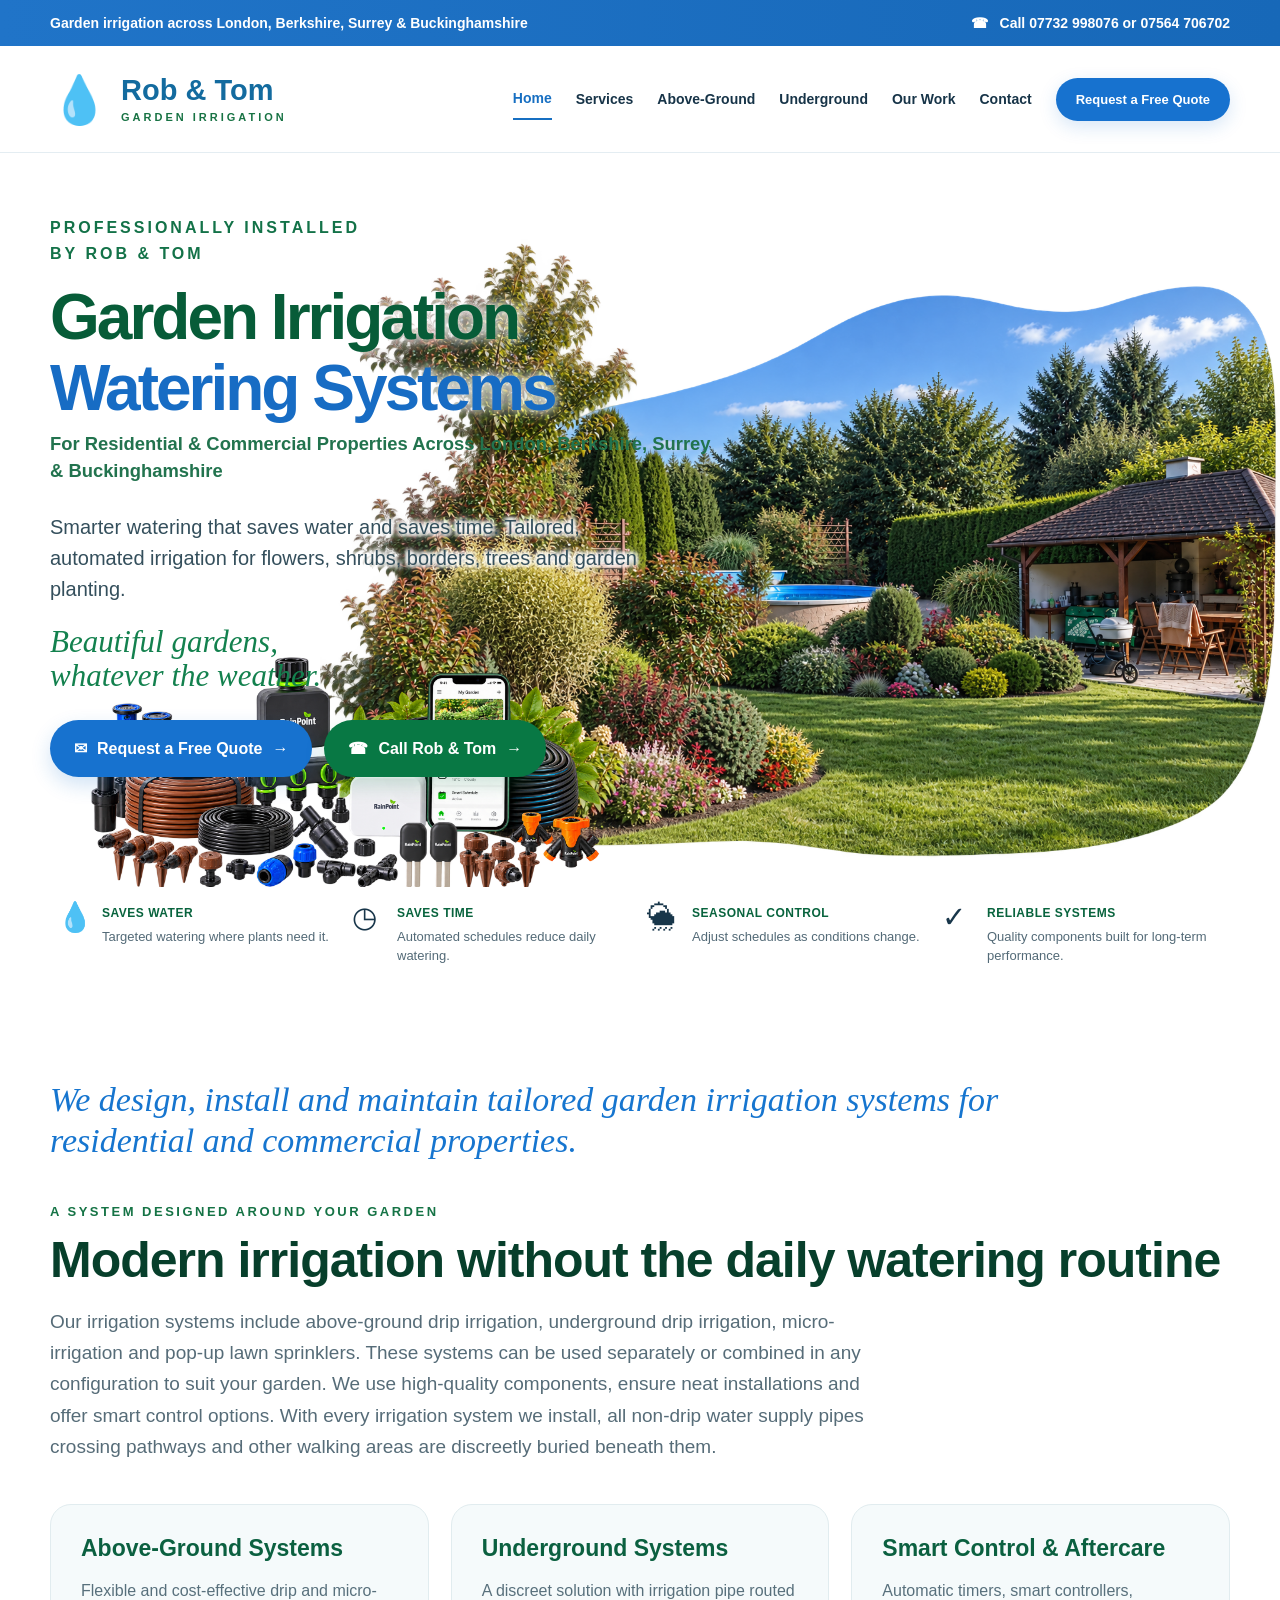
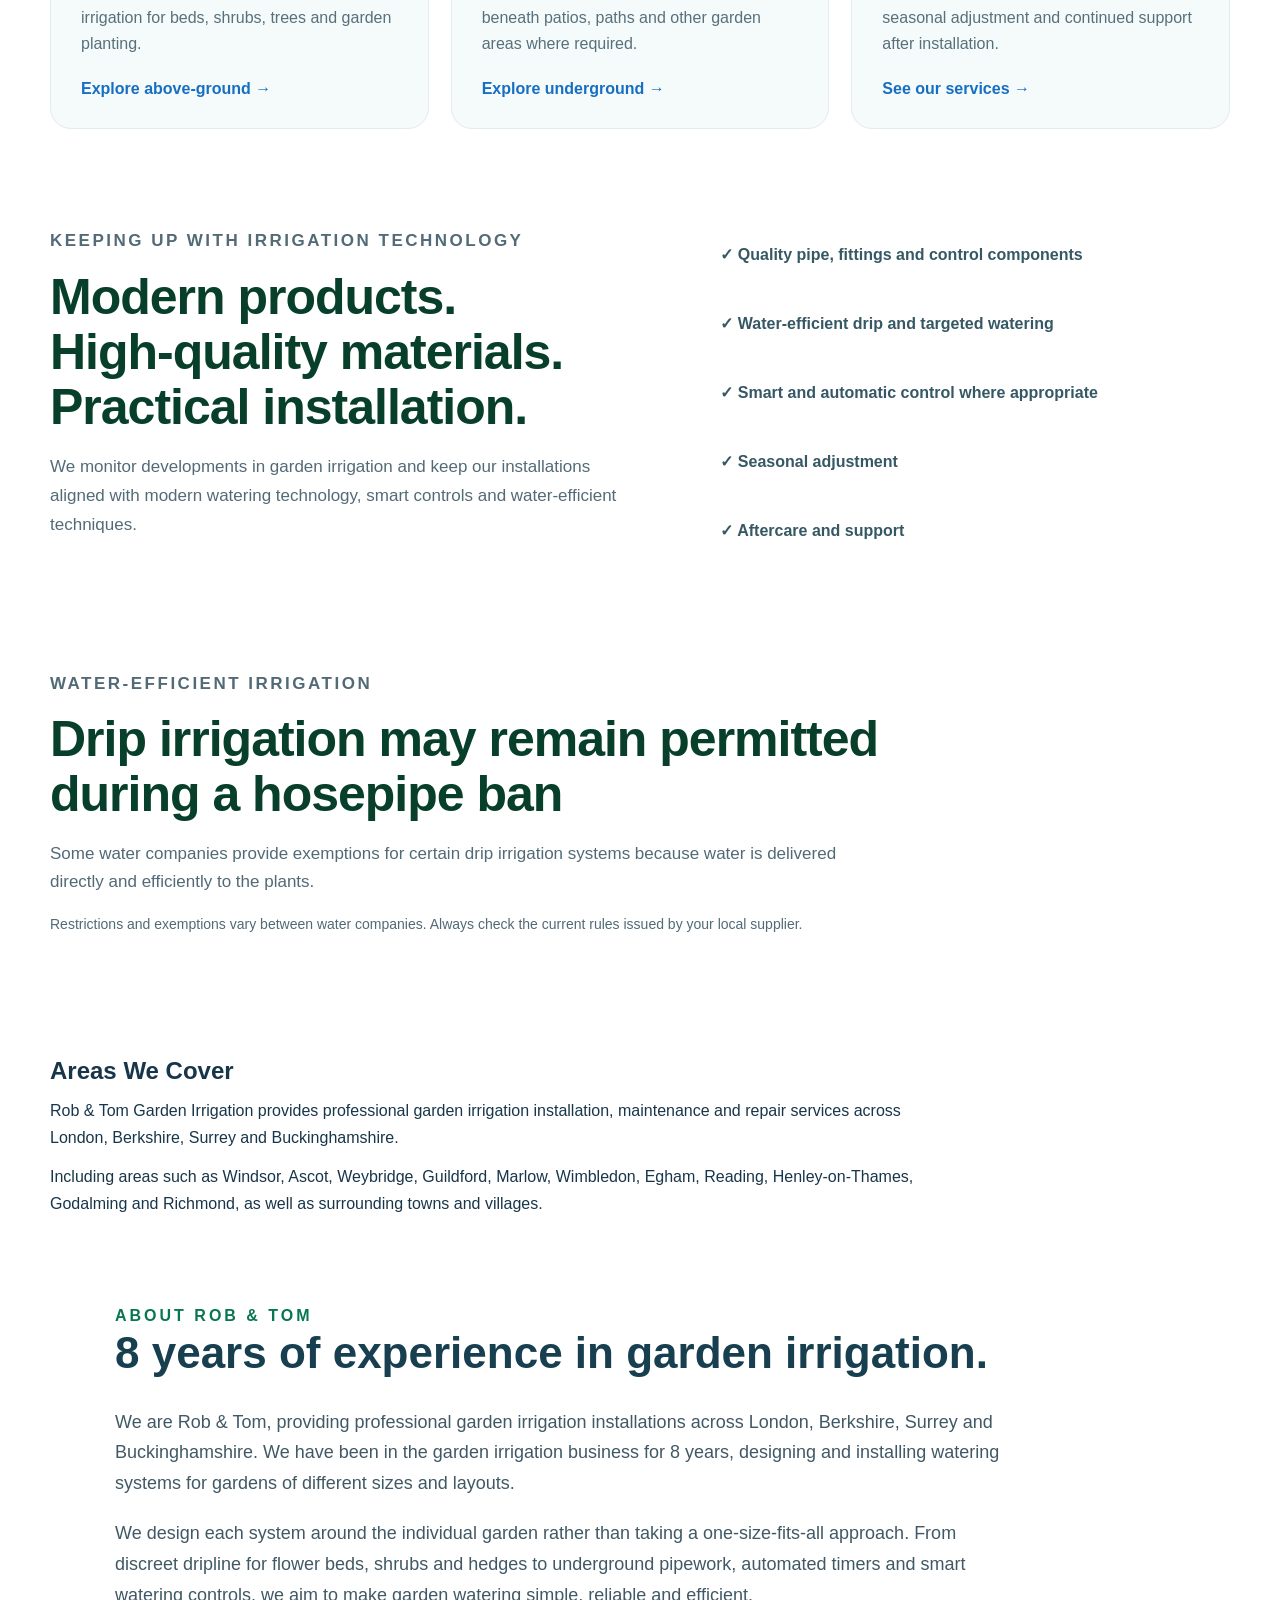
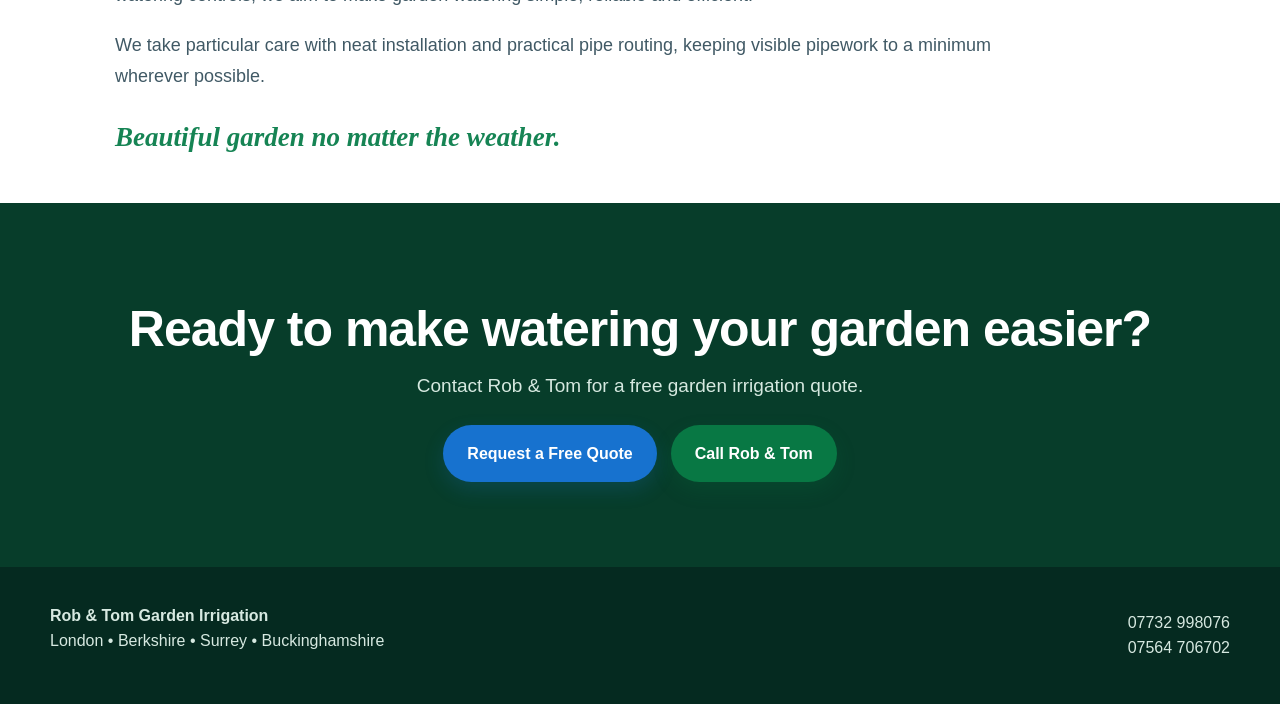
<file: index.html>
<!doctype html>
<html lang="en">

<head>
  <meta charset="utf-8">

  <meta name="viewport"
        content="width=device-width, initial-scale=1">

  <title>
    Rob & Tom Garden Irrigation | London, Berkshire, Surrey & Buckinghamshire
  </title>

  <meta name="description"
        content="Professional garden irrigation systems installed by Rob & Tom across London, Berkshire, Surrey and Buckinghamshire.">

  <link rel="stylesheet" href="styles.css?v=2">
<style>
/* Preview homepage additions only. Existing site styles and imagery retained. */
.hero-service-area{color:#22734e;font-size:clamp(.95rem,1.65vw,1.15rem);line-height:1.5;font-weight:650;max-width:690px;margin:10px 0 20px;}
.what-we-do{margin:28px 0 35px;padding:24px 28px;border-radius:16px;background:#f1f8f5;}
.what-we-do h2{font-size:clamp(1.45rem,2.5vw,1.9rem);margin:0 0 10px;}
.what-we-do p{line-height:1.7;margin:0;max-width:850px;}
.areas-we-cover{padding:45px 0;background:#f2f8f6;}
.areas-we-cover h2{margin:0 0 12px;}
.areas-we-cover p{max-width:900px;line-height:1.7;margin:0;}
@media(max-width:700px){.hero-service-area{font-size:.96rem}.what-we-do{padding:20px}.areas-we-cover{padding:32px 0}}
</style>
</head>


<body>


<!-- TOP CONTACT BAR -->

<div class="topbar">
  <div class="wrap topbar-inner">

    <span>
      Garden irrigation across London, Berkshire, Surrey &amp; Buckinghamshire
    </span>

    <span>
      ☎ &nbsp; Call 07732 998076 or 07564 706702
    </span>

  </div>
</div>



<!-- HEADER / NAVIGATION -->

<header class="site-header">

  <div class="wrap nav">

    <a class="brand" href="index.html">

      <span class="brand-drop">💧</span>

      <span class="brand-text">
        <strong>Rob &amp; Tom</strong>
        <small>GARDEN IRRIGATION</small>
      </span>

    </a>


    <nav class="main-nav">

      <button class="menu-btn"
              aria-label="Open menu"
              aria-expanded="false">
        ☰
      </button>


      <ul class="nav-links">

        <li>
          <a class="active" href="index.html">
            Home
          </a>
        </li>

        <li>
          <a href="services.html">
            Services
          </a>
        </li>

        <li>
          <a href="above-ground.html">
            Above-Ground
          </a>
        </li>

        <li>
          <a href="underground.html">
            Underground
          </a>
        </li>

        <li>
          <a href="our-work.html">
  Our Work
</a>
        </li>

        <li>
          <a href="contact.html">
            Contact
          </a>
        </li>

      </ul>

    </nav>


    <a class="btn header-quote"
       href="contact.html">
      Request a Free Quote
    </a>

  </div>

</header>



<main>


<!-- NEW HOMEPAGE HERO -->

<section class="hero">

  <div class="hero-garden"></div>
  

  <div class="wrap hero-layout">


    <!-- HERO TEXT -->

    <div class="hero-content">

      <p class="eyebrow">
        PROFESSIONALLY INSTALLED<br>
        BY ROB &amp; TOM
      </p>


      <h1>
        <span class="hero-green">
          Garden Irrigation
        </span>

        <span class="hero-blue">
          Watering Systems
        </span>
      </h1>


      <p class="hero-service-area">For Residential &amp; Commercial Properties Across London, Berkshire, Surrey &amp; Buckinghamshire</p>

      <p class="hero-description">
        Smarter watering that saves water and saves time.
        Tailored, automated irrigation for flowers, shrubs,
        borders, trees and garden planting.
      </p>


      <p class="hero-script">
        Beautiful gardens,<br class="mobile-break">
        whatever the weather.
      </p>


      <div class="hero-actions">

        <a class="btn btn-primary"
           href="contact.html">

          <span>✉</span>
          Request a Free Quote
          <span>→</span>

        </a>


        <a class="btn btn-call"
           href="tel:+447732998076">

          <span>☎</span>
          Call Rob &amp; Tom
          <span>→</span>

        </a>

      </div>

    </div>



    <!-- IRRIGATION EQUIPMENT VISUAL -->

    <div class="hero-equipment">

      <img
        src="Hero-equipment.png"
        alt="Garden irrigation pipes, fittings, smart controllers and watering equipment">

    </div>


  </div>



  <!-- BENEFITS -->

  <div class="wrap benefits-panel">


    <div class="benefit">

      <div class="benefit-icon">
        💧
      </div>

      <div>
        <strong>SAVES WATER</strong>
        <p>
          Targeted watering where plants need it.
        </p>
      </div>

    </div>



    <div class="benefit">

      <div class="benefit-icon">
        ◷
      </div>

      <div>
        <strong>SAVES TIME</strong>
        <p>
          Automated schedules reduce daily watering.
        </p>
      </div>

    </div>



    <div class="benefit">

      <div class="benefit-icon">
        🌦
      </div>

      <div>
        <strong>SEASONAL CONTROL</strong>
        <p>
          Adjust schedules as conditions change.
        </p>
      </div>

    </div>



    <div class="benefit">

      <div class="benefit-icon">
        ✓
      </div>

      <div>
        <strong>RELIABLE SYSTEMS</strong>
        <p>
          Quality components built for long-term performance.
        </p>
      </div>

    </div>


  </div>

</section>



<!-- INTRODUCTION -->

<section class="intro-section">

  <div class="wrap">
    <p class="intro-statement">We design, install and maintain tailored garden irrigation systems for residential and commercial properties.</p>

    <p class="section-label">
      A SYSTEM DESIGNED AROUND YOUR GARDEN
    </p>

    <h2>
      Modern irrigation without the daily watering routine
    </h2>

    <p class="section-lead">Our irrigation systems include above-ground drip irrigation, underground drip irrigation, micro-irrigation and pop-up lawn sprinklers. These systems can be used separately or combined in any configuration to suit your garden. We use high-quality components, ensure neat installations and offer smart control options. With every irrigation system we install, all non-drip water supply pipes crossing pathways and other walking areas are discreetly buried beneath them.</p>

    <div class="service-cards">


      <article class="service-card">

        <h3>
          Above-Ground Systems
        </h3>

        <p>
          Flexible and cost-effective drip and
          micro-irrigation for beds, shrubs, trees
          and garden planting.
        </p>

        <a href="above-ground.html">
          Explore above-ground →
        </a>

      </article>



      <article class="service-card">

        <h3>
          Underground Systems
        </h3>

        <p>
          A discreet solution with irrigation pipe
          routed beneath patios, paths and other
          garden areas where required.
        </p>

        <a href="underground.html">
          Explore underground →
        </a>

      </article>



      <article class="service-card">

        <h3>
          Smart Control &amp; Aftercare
        </h3>

        <p>
          Automatic timers, smart controllers,
          seasonal adjustment and continued support
          after installation.
        </p>

        <a href="services.html">
          See our services →
        </a>

      </article>

    </div>

  </div>

</section>



<!-- TECHNOLOGY SECTION -->

<section class="technology-section">

  <div class="wrap technology-grid">


    <div>

      <p class="section-label">
        KEEPING UP WITH IRRIGATION TECHNOLOGY
      </p>

      <h2>
        Modern products.<br>
        High-quality materials.<br>
        Practical installation.
      </h2>

      <p>
        We monitor developments in garden irrigation
        and keep our installations aligned with modern
        watering technology, smart controls and
        water-efficient techniques.
      </p>

    </div>



    <ul class="feature-list">

      <li>
        ✓ Quality pipe, fittings and control components
      </li>

      <li>
        ✓ Water-efficient drip and targeted watering
      </li>

      <li>
        ✓ Smart and automatic control where appropriate
      </li>

      <li>
        ✓ Seasonal adjustment
      </li>

      <li>
        ✓ Aftercare and support
      </li>

    </ul>


  </div>

</section>



<!-- HOSEPIPE BAN -->

<section class="hosepipe-section">

  <div class="wrap hosepipe-box">

    <div>

      <p class="section-label">
        WATER-EFFICIENT IRRIGATION
      </p>

      <h2>
        Drip irrigation may remain permitted during
        a hosepipe ban
      </h2>

      <p>
        Some water companies provide exemptions for
        certain drip irrigation systems because water
        is delivered directly and efficiently to the
        plants.
      </p>

      <p class="small-note">
        Restrictions and exemptions vary between water
        companies. Always check the current rules issued
        by your local supplier.
      </p>

    </div>

  </div>

</section>

<section class="areas-we-cover" aria-labelledby="areas-title">
  <div class="wrap">
    <h2 id="areas-title">Areas We Cover</h2>
    <p>Rob &amp; Tom Garden Irrigation provides professional garden irrigation installation, maintenance and repair services across London, Berkshire, Surrey and Buckinghamshire.</p>
    <p>Including areas such as Windsor, Ascot, Weybridge, Guildford, Marlow, Wimbledon, Egham, Reading, Henley-on-Thames, Godalming and Richmond, as well as surrounding towns and villages.</p>
  </div>
</section>

<!-- ABOUT ROB & TOM -->

<section class="about-home">
  <div class="wrap about-home-inner">

    <div class="about-home-heading">
      <span class="eyebrow">ABOUT ROB &amp; TOM</span>
      <h2>8 years of experience in garden irrigation.</h2>
    </div>

    <div class="about-home-text">
      <p>
        We are Rob &amp; Tom, providing professional garden irrigation
        installations across London, Berkshire, Surrey and Buckinghamshire. We have been
        in the garden irrigation business for 8 years, designing and
        installing watering systems for gardens of different sizes
        and layouts.
      </p>

      <p>
        We design each system around the individual garden rather than
        taking a one-size-fits-all approach. From discreet dripline for
        flower beds, shrubs and hedges to underground pipework,
        automated timers and smart watering controls, we aim to make
        garden watering simple, reliable and efficient.
      </p>

      <p>
        We take particular care with neat installation and practical
        pipe routing, keeping visible pipework to a minimum wherever
        possible.
      </p>

      <strong class="about-home-tagline">
        Beautiful garden no matter the weather.
      </strong>
    </div>

  </div>
</section>



<!-- FINAL CTA -->

<section class="final-cta">

  <div class="wrap">

    <h2>
      Ready to make watering your garden easier?
    </h2>

    <p>
      Contact Rob &amp; Tom for a free garden irrigation quote.
    </p>


    <div class="final-actions">

      <a class="btn btn-primary"
         href="contact.html">
        Request a Free Quote
      </a>

      <a class="btn btn-call"
         href="tel:+447732998076">
        Call Rob &amp; Tom
      </a>

    </div>

  </div>

</section>


</main>



<!-- FOOTER -->

<footer>

  <div class="wrap footer-inner">

    <div>
      <strong>
        Rob &amp; Tom Garden Irrigation
      </strong>

      <p>
        London • Berkshire • Surrey • Buckinghamshire
      </p>
    </div>


    <div>
      <p>
        07732 998076
      </p>

      <p>
        07564 706702
      </p>
    </div>

  </div>

</footer>



<!-- MOBILE MENU -->

<script>

  const menuButton =
    document.querySelector(".menu-btn");

  const navLinks =
    document.querySelector(".nav-links");


  if (menuButton && navLinks) {

    menuButton.addEventListener("click", function () {

      navLinks.classList.toggle("open");

      const expanded =
        menuButton.getAttribute("aria-expanded") === "true";

      menuButton.setAttribute(
        "aria-expanded",
        String(!expanded)
      );

    });

  }

</script>


</body>
  </html>
</file>
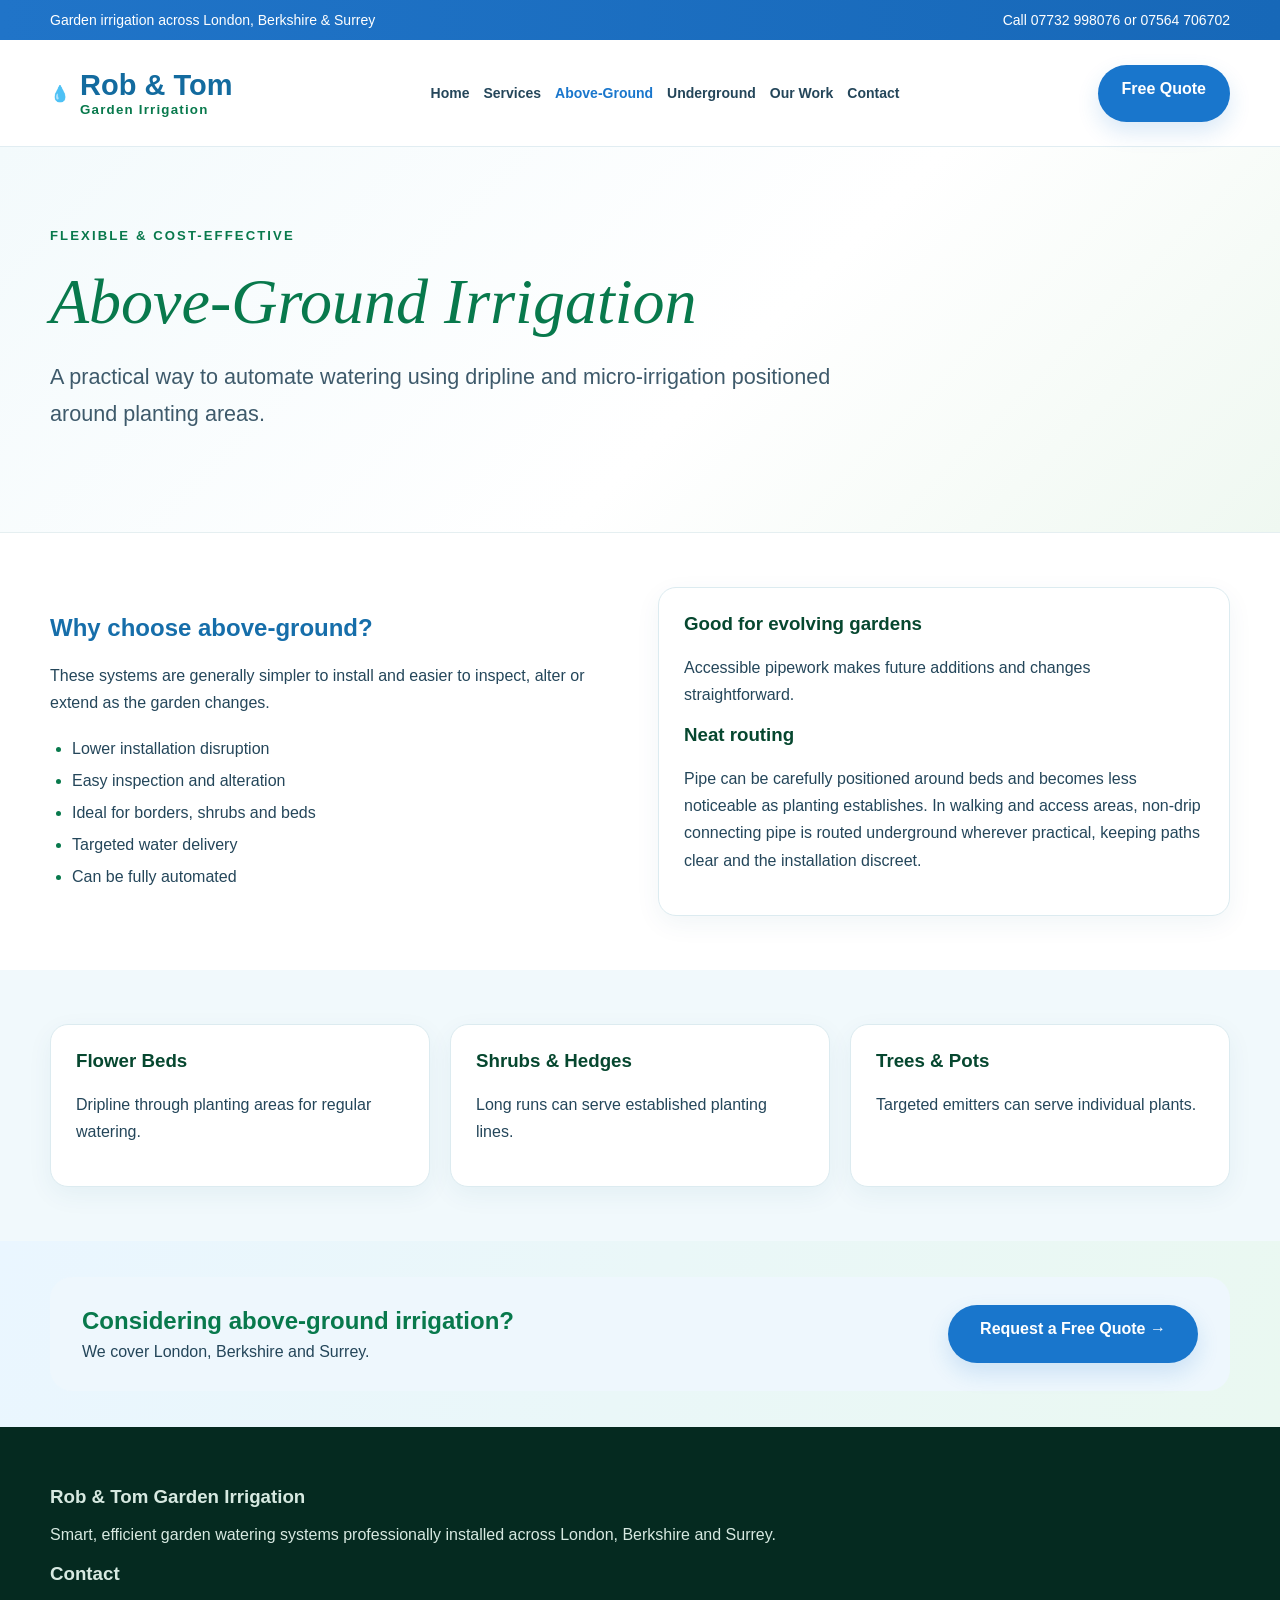
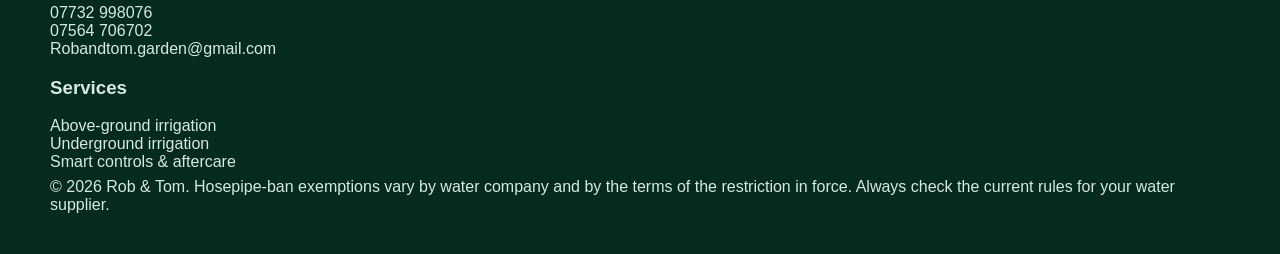
<file: above-ground.html>
<!doctype html><html lang="en"><head><meta charset="utf-8"><meta name="viewport" content="width=device-width,initial-scale=1"><title>Above-Ground Garden Irrigation | Rob & Tom</title><meta name="description" content="Above-ground drip irrigation systems in London, Berkshire and Surrey."><link rel="stylesheet" href="styles.css"><link rel="stylesheet" href="subpage-theme.css"></head><body><div class="topbar"><div class="wrap"><span>Garden irrigation across London, Berkshire &amp; Surrey</span><span>Call 07732 998076 or 07564 706702</span></div></div><header><div class="wrap nav"><a class="brand" href="index.html"><span class="mark">💧</span><span><b>Rob &amp; Tom</b><small>Garden Irrigation</small></span></a><nav><button class="menu-btn" aria-label="Open menu">☰</button><ul><li><a href="index.html" class="">Home</a></li><li><a href="services.html" class="">Services</a></li><li><a href="above-ground.html" class="active">Above-Ground</a></li><li><a href="underground.html" class="">Underground</a></li><li><a href="our-work.html" class="">Our Work</a></li><li><a href="contact.html" class="">Contact</a></li></ul></nav><a class="btn btn-primary" href="contact.html">Free Quote</a></div></header><main><section class="page-hero"><div class="wrap"><div class="eyebrow">Flexible &amp; cost-effective</div><h1>Above-Ground Irrigation</h1><p class="lead">A practical way to automate watering using dripline and micro-irrigation positioned around planting areas.</p></div></section><section><div class="wrap split"><div><h2>Why choose above-ground?</h2><p>These systems are generally simpler to install and easier to inspect, alter or extend as the garden changes.</p><ul class="checks"><li>Lower installation disruption</li><li>Easy inspection and alteration</li><li>Ideal for borders, shrubs and beds</li><li>Targeted water delivery</li><li>Can be fully automated</li></ul></div><div class="card"><h3>Good for evolving gardens</h3><p>Accessible pipework makes future additions and changes straightforward.</p><h3>Neat routing</h3><p>Pipe can be carefully positioned around beds and becomes less noticeable as planting establishes. In walking and access areas, non-drip connecting pipe is routed underground wherever practical, keeping paths clear and the installation discreet.</p></div></div></section><section class="soft"><div class="wrap"><div class="cards"><div class="card"><h3>Flower Beds</h3><p>Dripline through planting areas for regular watering.</p></div><div class="card"><h3>Shrubs &amp; Hedges</h3><p>Long runs can serve established planting lines.</p></div><div class="card"><h3>Trees &amp; Pots</h3><p>Targeted emitters can serve individual plants.</p></div></div></div></section><section class="quote-panel">
  <div class="wrap quote-panel-inner">

    <div>
      <h2>Considering above-ground irrigation?</h2>
      <p>We cover London, Berkshire and Surrey.</p>
    </div>

    <a class="btn btn-primary quote-button" href="contact.html">
      Request a Free Quote →
    </a>

  </div>
</section></main><footer><div class="wrap"><div class="footer-grid"><div><h3>Rob &amp; Tom Garden Irrigation</h3><p>Smart, efficient garden watering systems professionally installed across London, Berkshire and Surrey.</p></div><div><h3>Contact</h3><p><a href="tel:+447732998076">07732 998076</a><br><a href="tel:+447564706702">07564 706702</a><br><a href="mailto:robandtomwi@gmail.com">Robandtom.garden@gmail.com</a></p></div><div><h3>Services</h3><p><a href="above-ground.html">Above-ground irrigation</a><br><a href="underground.html">Underground irrigation</a><br><a href="services.html">Smart controls &amp; aftercare</a></p></div></div><div class="small">© 2026 Rob &amp; Tom. Hosepipe-ban exemptions vary by water company and by the terms of the restriction in force. Always check the current rules for your water supplier.</div></div></footer><script src="script.js"></script></body></html>
</file>
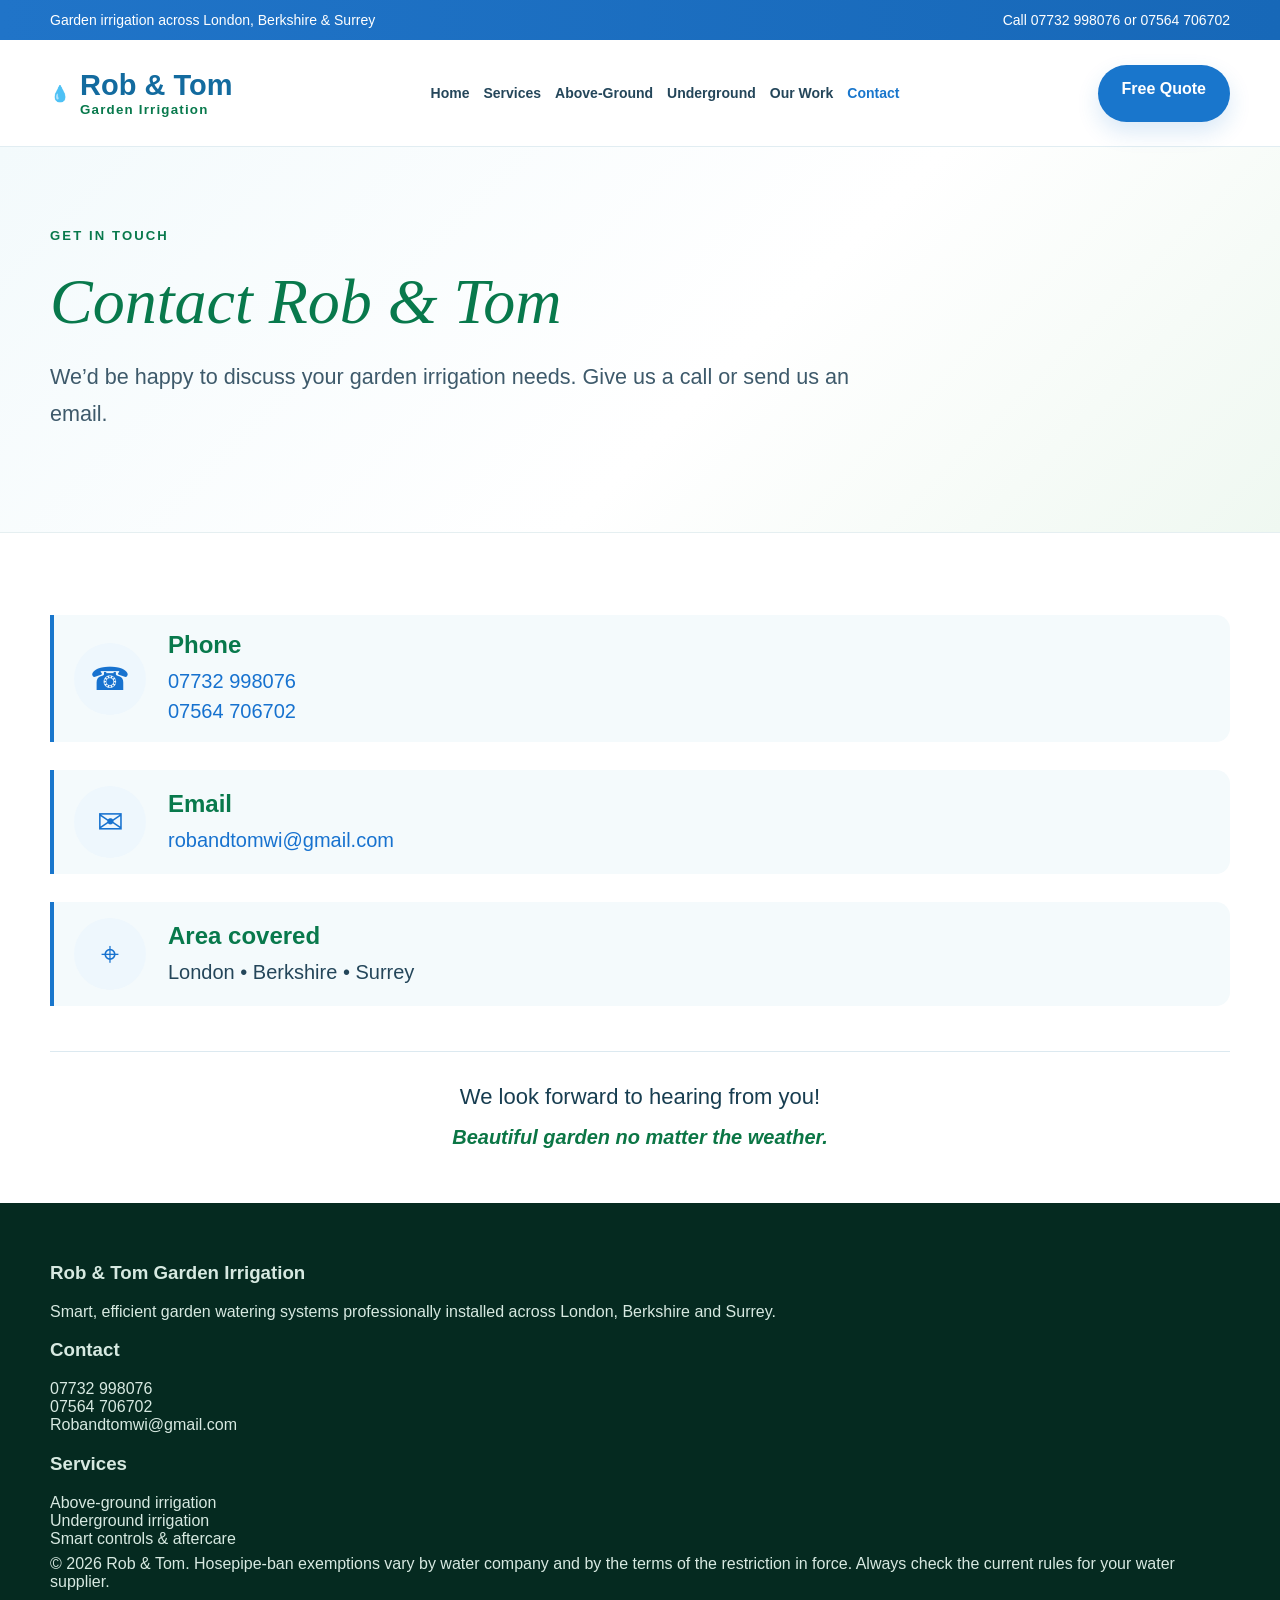
<file: contact.html>
<!doctype html><html lang="en"><head><meta charset="utf-8"><meta name="viewport" content="width=device-width,initial-scale=1"><title>Contact Rob & Tom Garden Irrigation</title><meta name="description" content="Request a free garden irrigation quote from Rob & Tom."><link rel="stylesheet" href="styles.css"><link rel="stylesheet" href="subpage-theme.css"></head><body><div class="topbar"><div class="wrap"><span>Garden irrigation across London, Berkshire &amp; Surrey</span><span>Call 07732 998076 or 07564 706702</span></div></div><header><div class="wrap nav"><a class="brand" href="index.html"><span class="mark">💧</span><span><b>Rob &amp; Tom</b><small>Garden Irrigation</small></span></a><nav><button class="menu-btn" aria-label="Open menu">☰</button><ul><li><a href="index.html" class="">Home</a></li><li><a href="services.html" class="">Services</a></li><li><a href="above-ground.html" class="">Above-Ground</a></li><li><a href="underground.html" class="">Underground</a></li><li><a href="our-work.html" class="">Our Work</a></li><li><a href="contact.html" class="active">Contact</a></li></ul></nav><a class="btn btn-primary" href="contact.html">Free Quote</a></div></header><main>

<section class="page-hero">
  <div class="wrap">
    <div class="eyebrow">Get in touch</div>
    <h1>Contact Rob &amp; Tom</h1>
    <p class="lead">
      We’d be happy to discuss your garden irrigation needs.
      Give us a call or send us an email.
    </p>
  </div>
</section>

<section class="contact-simple">
  <div class="wrap">

    <div class="contact-simple-item">
      <div class="contact-icon">☎</div>
      <div>
        <h2>Phone</h2>
        <p>
          <a href="tel:+447732998076">07732 998076</a><br>
          <a href="tel:+447564706702">07564 706702</a>
        </p>
      </div>
    </div>

    <div class="contact-simple-item">
      <div class="contact-icon">✉</div>
      <div>
        <h2>Email</h2>
        <p>
          <a href="mailto:robandtomwi@gmail.com">robandtomwi@gmail.com</a>
        </p>
      </div>
    </div>

    <div class="contact-simple-item">
      <div class="contact-icon">⌖</div>
      <div>
        <h2>Area covered</h2>
        <p>London • Berkshire • Surrey</p>
      </div>
    </div>

    <div class="contact-closing">
      <p>We look forward to hearing from you!</p>
      <strong>Beautiful garden no matter the weather.</strong>
    </div>

  </div>
</section>

</main><footer><div class="wrap"><div class="footer-grid"><div><h3>Rob &amp; Tom Garden Irrigation</h3><p>Smart, efficient garden watering systems professionally installed across London, Berkshire and Surrey.</p></div><div><h3>Contact</h3><p><a href="tel:+447732998076">07732 998076</a><br><a href="tel:+447564706702">07564 706702</a><br><a href="mailto:Robandtomwi@gmail.com">Robandtomwi@gmail.com</a></p></div><div><h3>Services</h3><p><a href="above-ground.html">Above-ground irrigation</a><br><a href="underground.html">Underground irrigation</a><br><a href="services.html">Smart controls &amp; aftercare</a></p></div></div><div class="small">© 2026 Rob &amp; Tom. Hosepipe-ban exemptions vary by water company and by the terms of the restriction in force. Always check the current rules for your water supplier.</div></div></footer><script src="script.js"></script></body></html>
</file>
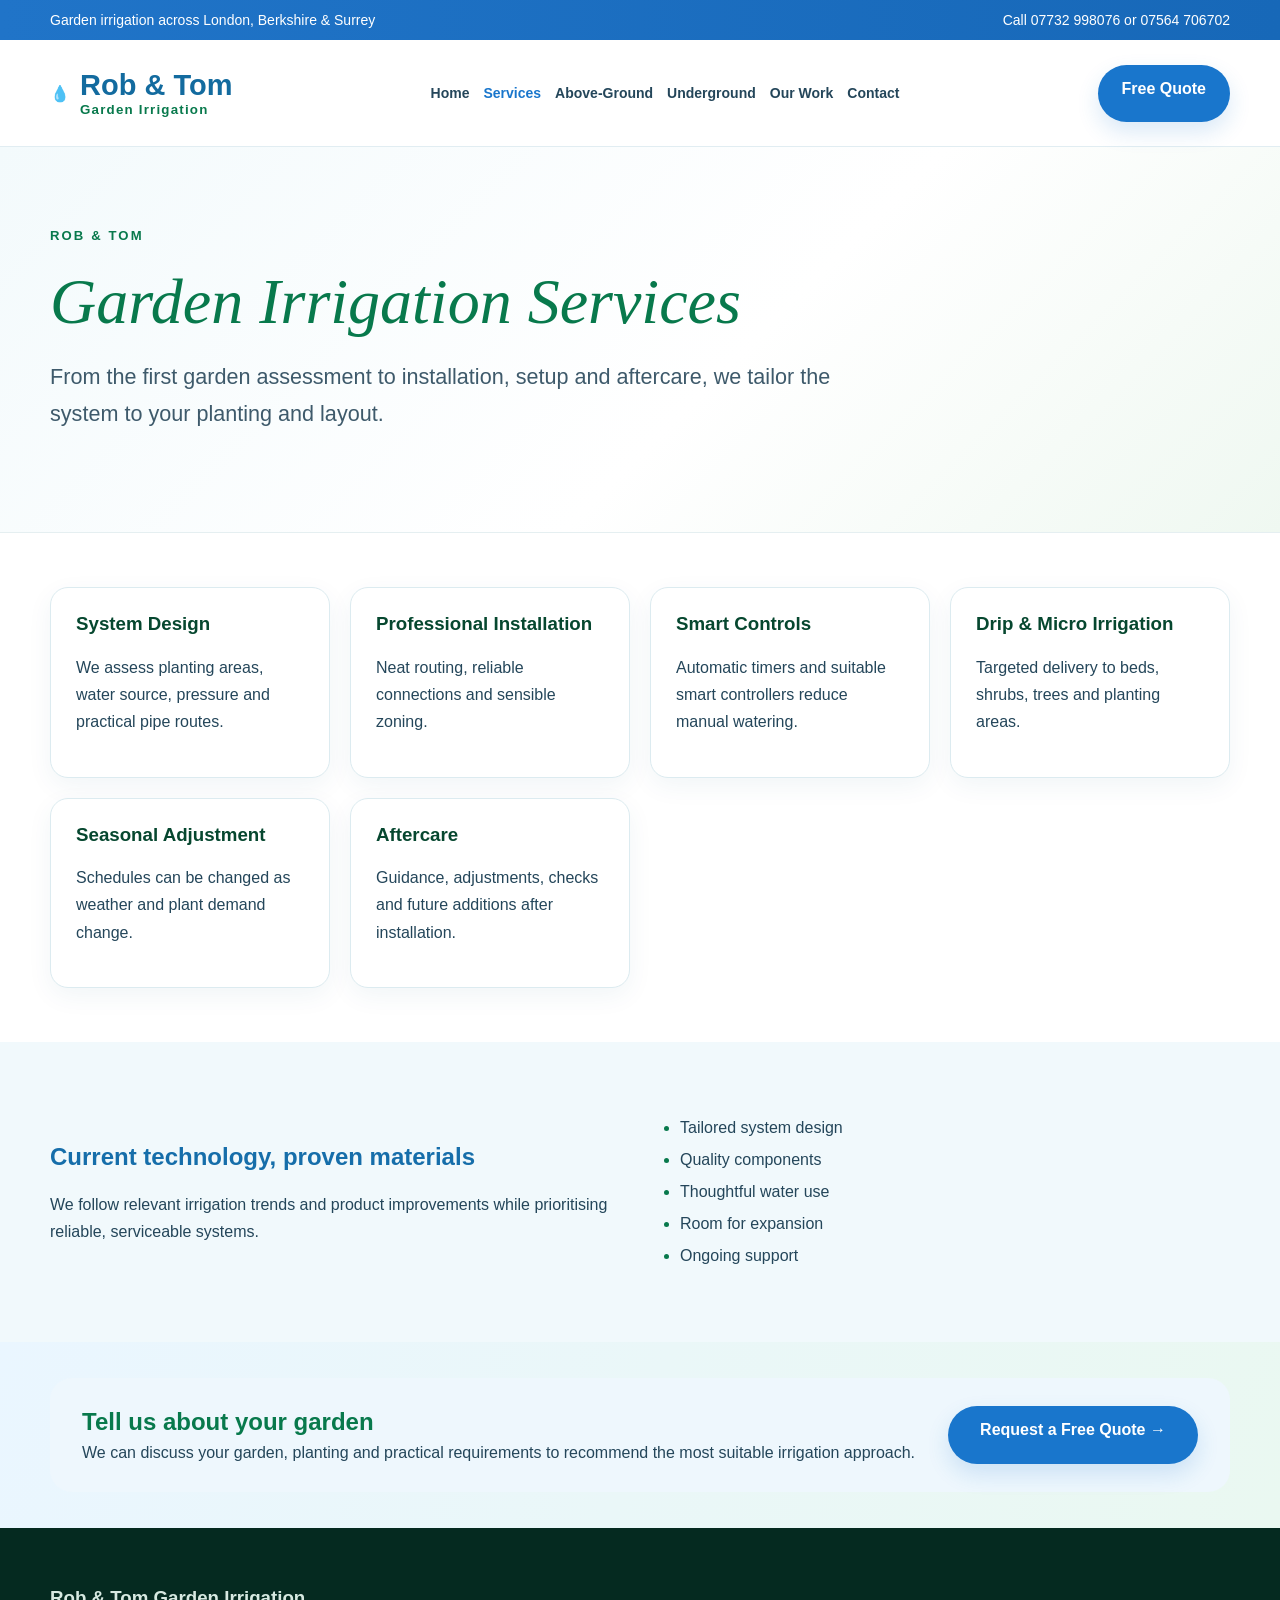
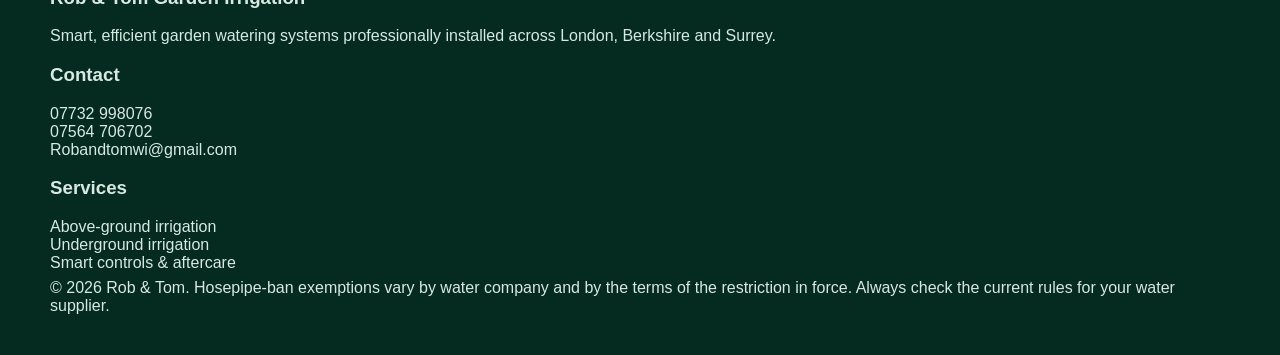
<file: services.html>
<!doctype html><html lang="en"><head><meta charset="utf-8"><meta name="viewport" content="width=device-width,initial-scale=1"><title>Garden Irrigation Services | Rob & Tom</title><meta name="description" content="Garden irrigation design, installation, smart control, seasonal adjustment and aftercare."><link rel="stylesheet" href="styles.css"><link rel="stylesheet" href="subpage-theme.css"></head><body><div class="topbar"><div class="wrap"><span>Garden irrigation across London, Berkshire &amp; Surrey</span><span>Call 07732 998076 or 07564 706702</span></div></div><header><div class="wrap nav"><a class="brand" href="index.html"><span class="mark">💧</span><span><b>Rob &amp; Tom</b><small>Garden Irrigation</small></span></a><nav><button class="menu-btn" aria-label="Open menu">☰</button><ul><li><a href="index.html" class="">Home</a></li><li><a href="services.html" class="active">Services</a></li><li><a href="above-ground.html" class="">Above-Ground</a></li><li><a href="underground.html" class="">Underground</a></li><li><a href="our-work.html" class="">Our Work</a></li><li><a href="contact.html" class="">Contact</a></li></ul></nav><a class="btn btn-primary" href="contact.html">Free Quote</a></div></header><main><section class="page-hero"><div class="wrap"><div class="eyebrow">Rob &amp; Tom</div><h1>Garden Irrigation Services</h1><p class="lead">From the first garden assessment to installation, setup and aftercare, we tailor the system to your planting and layout.</p></div></section><section><div class="wrap"><div class="cards"><article class="card"><h3>System Design</h3><p>We assess planting areas, water source, pressure and practical pipe routes.</p></article><article class="card"><h3>Professional Installation</h3><p>Neat routing, reliable connections and sensible zoning.</p></article><article class="card"><h3>Smart Controls</h3><p>Automatic timers and suitable smart controllers reduce manual watering.</p></article><article class="card"><h3>Drip &amp; Micro Irrigation</h3><p>Targeted delivery to beds, shrubs, trees and planting areas.</p></article><article class="card"><h3>Seasonal Adjustment</h3><p>Schedules can be changed as weather and plant demand change.</p></article><article class="card"><h3>Aftercare</h3><p>Guidance, adjustments, checks and future additions after installation.</p></article></div></div></section><section class="soft"><div class="wrap split"><div><h2>Current technology, proven materials</h2><p>We follow relevant irrigation trends and product improvements while prioritising reliable, serviceable systems.</p></div><div><ul class="checks"><li>Tailored system design</li><li>Quality components</li><li>Thoughtful water use</li><li>Room for expansion</li><li>Ongoing support</li></ul></div></div></section><section class="quote-panel">
  <div class="wrap quote-panel-inner">

    <div>
      <h2>Tell us about your garden</h2>
      <p>We can discuss your garden, planting and practical requirements to recommend the most suitable irrigation approach.</p>
    </div>

    <a class="btn btn-primary quote-button" href="contact.html">
      Request a Free Quote →
    </a>

  </div>
</section></main><footer><div class="wrap"><div class="footer-grid"><div><h3>Rob &amp; Tom Garden Irrigation</h3><p>Smart, efficient garden watering systems professionally installed across London, Berkshire and Surrey.</p></div><div><h3>Contact</h3><p><a href="tel:+447732998076">07732 998076</a><br><a href="tel:+447564706702">07564 706702</a><br><a href="mailto:robandtomwi@gmail.com">Robandtomwi@gmail.com</a></p></div><div><h3>Services</h3><p><a href="above-ground.html">Above-ground irrigation</a><br><a href="underground.html">Underground irrigation</a><br><a href="services.html">Smart controls &amp; aftercare</a></p></div></div><div class="small">© 2026 Rob &amp; Tom. Hosepipe-ban exemptions vary by water company and by the terms of the restriction in force. Always check the current rules for your water supplier.</div></div></footer><script src="script.js"></script></body></html>
</file>
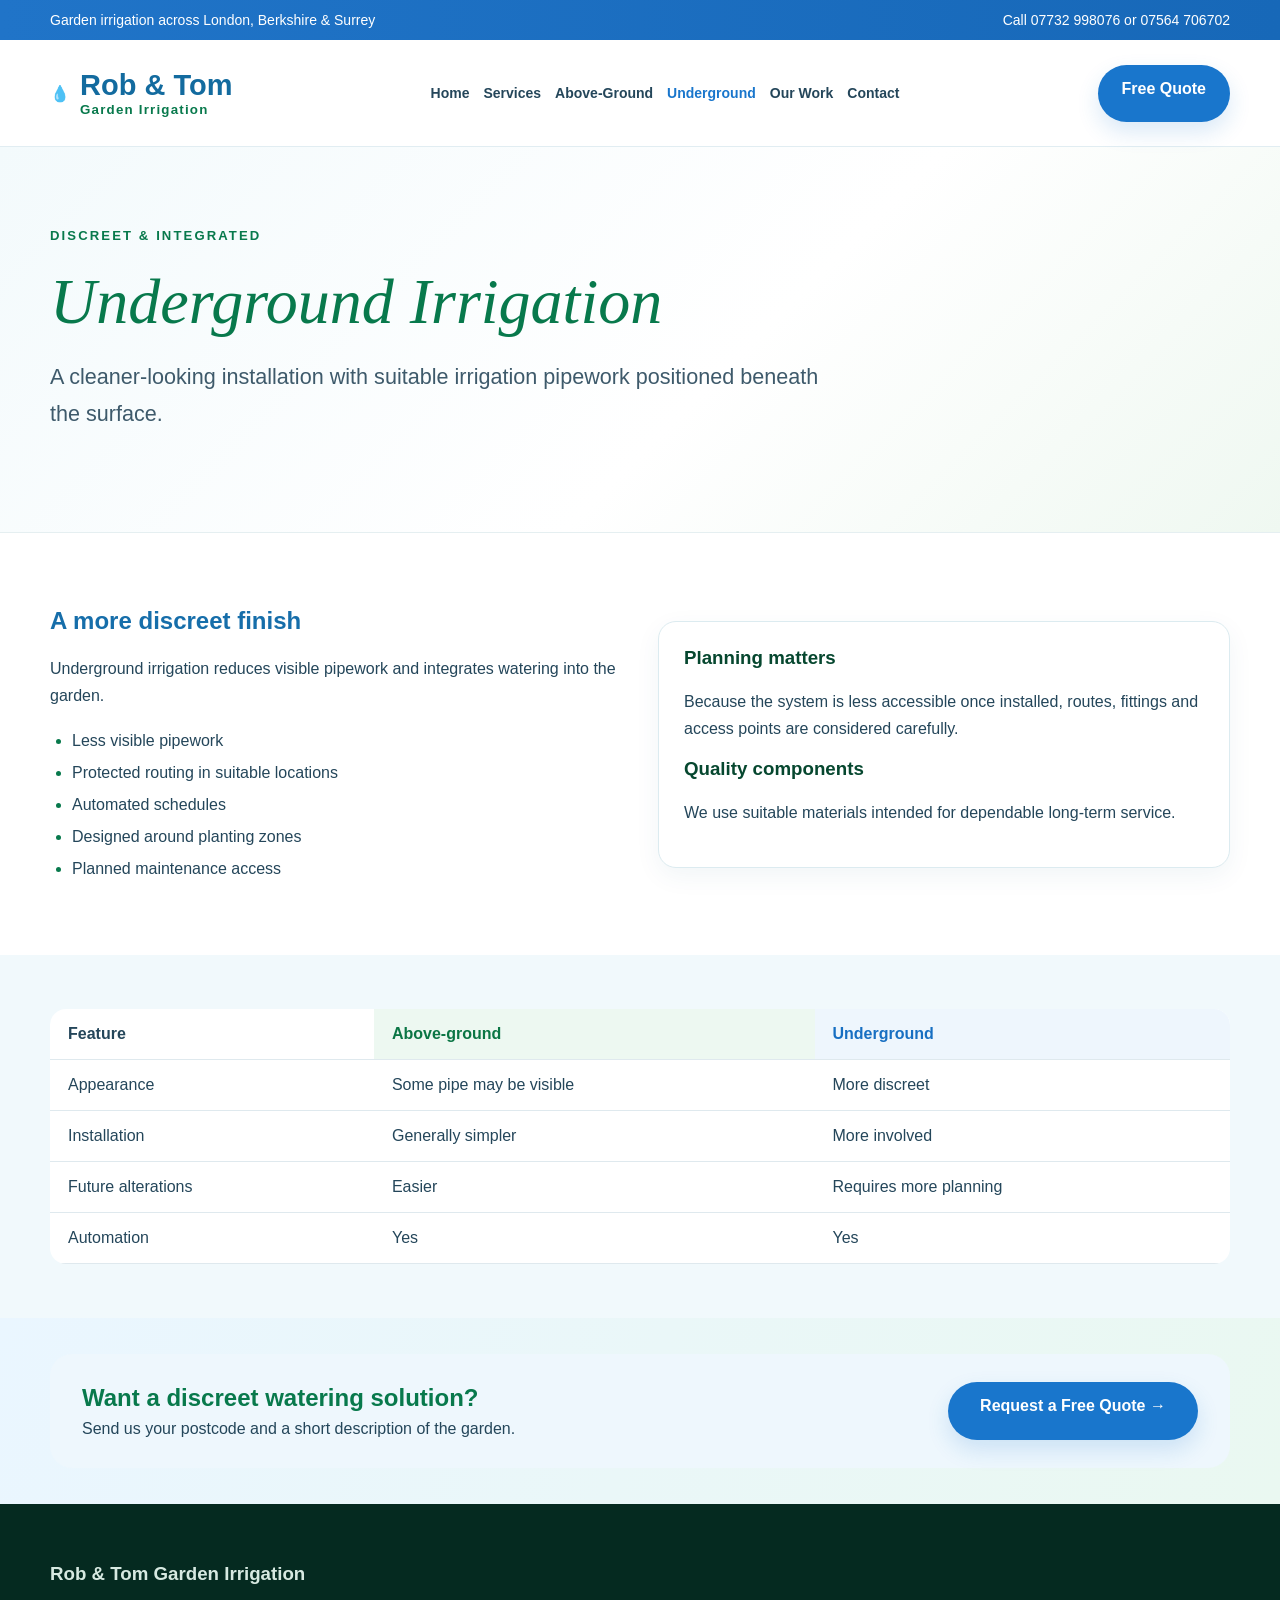
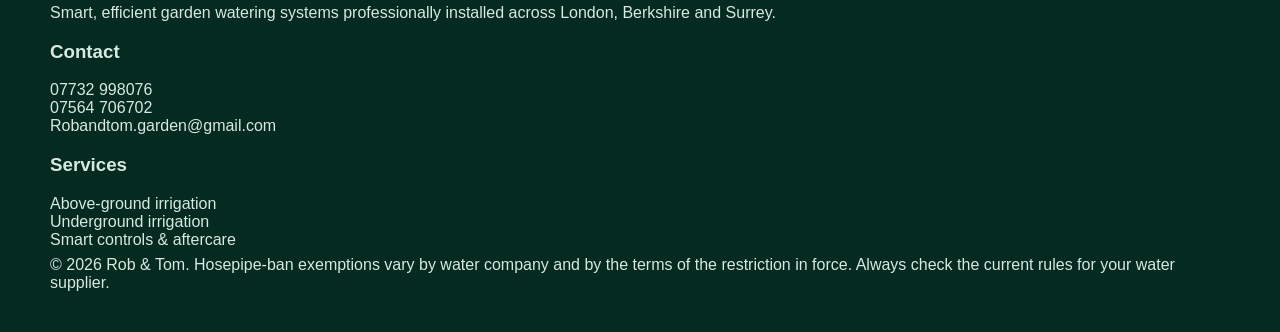
<file: underground.html>
<!doctype html><html lang="en"><head><meta charset="utf-8"><meta name="viewport" content="width=device-width,initial-scale=1"><title>Underground Garden Irrigation | Rob & Tom</title><meta name="description" content="Discreet underground garden irrigation systems across London, Berkshire and Surrey."><link rel="stylesheet" href="styles.css"><link rel="stylesheet" href="subpage-theme.css"></head><body><div class="topbar"><div class="wrap"><span>Garden irrigation across London, Berkshire &amp; Surrey</span><span>Call 07732 998076 or 07564 706702</span></div></div><header><div class="wrap nav"><a class="brand" href="index.html"><span class="mark">💧</span><span><b>Rob &amp; Tom</b><small>Garden Irrigation</small></span></a><nav><button class="menu-btn" aria-label="Open menu">☰</button><ul><li><a href="index.html" class="">Home</a></li><li><a href="services.html" class="">Services</a></li><li><a href="above-ground.html" class="">Above-Ground</a></li><li><a href="underground.html" class="active">Underground</a></li><li><a href="our-work.html" class="">Our Work</a></li><li><a href="contact.html" class="">Contact</a></li></ul></nav><a class="btn btn-primary" href="contact.html">Free Quote</a></div></header><main><section class="page-hero"><div class="wrap"><div class="eyebrow">Discreet &amp; integrated</div><h1>Underground Irrigation</h1><p class="lead">A cleaner-looking installation with suitable irrigation pipework positioned beneath the surface.</p></div></section><section><div class="wrap split"><div><h2>A more discreet finish</h2><p>Underground irrigation reduces visible pipework and integrates watering into the garden.</p><ul class="checks"><li>Less visible pipework</li><li>Protected routing in suitable locations</li><li>Automated schedules</li><li>Designed around planting zones</li><li>Planned maintenance access</li></ul></div><div class="card"><h3>Planning matters</h3><p>Because the system is less accessible once installed, routes, fittings and access points are considered carefully.</p><h3>Quality components</h3><p>We use suitable materials intended for dependable long-term service.</p></div></div></section><section class="soft">
  <div class="wrap">

    <div class="compare-wide">
      <table class="compare">
        <tr>
          <th>Feature</th>
          <th>Above-ground</th>
          <th>Underground</th>
        </tr>
        <tr>
          <td>Appearance</td>
          <td>Some pipe may be visible</td>
          <td>More discreet</td>
        </tr>
        <tr>
          <td>Installation</td>
          <td>Generally simpler</td>
          <td>More involved</td>
        </tr>
        <tr>
          <td>Future alterations</td>
          <td>Easier</td>
          <td>Requires more planning</td>
        </tr>
        <tr>
          <td>Automation</td>
          <td>Yes</td>
          <td>Yes</td>
        </tr>
      </table>
    </div>

    <div class="compare-mobile">

      <div class="compare-card">
        <strong>Appearance</strong>
        <span><b>Above-ground:</b> Some pipe may be visible</span>
        <span><b>Underground:</b> More discreet</span>
      </div>

      <div class="compare-card">
        <strong>Installation</strong>
        <span><b>Above-ground:</b> Generally simpler</span>
        <span><b>Underground:</b> More involved</span>
      </div>

      <div class="compare-card">
        <strong>Future alterations</strong>
        <span><b>Above-ground:</b> Easier</span>
        <span><b>Underground:</b> Requires more planning</span>
      </div>

      <div class="compare-card">
        <strong>Automation</strong>
        <span><b>Above-ground:</b> Yes</span>
        <span><b>Underground:</b> Yes</span>
      </div>

    </div>

  </div>
</section>

<section class="quote-panel">
  <div class="wrap quote-panel-inner">

    <div>
      <h2>Want a discreet watering solution?</h2>
      <p>Send us your postcode and a short description of the garden.</p>
    </div>

    <a class="btn btn-primary quote-button" href="contact.html">
      Request a Free Quote →
    </a>

  </div>
</section></main><footer><div class="wrap"><div class="footer-grid"><div><h3>Rob &amp; Tom Garden Irrigation</h3><p>Smart, efficient garden watering systems professionally installed across London, Berkshire and Surrey.</p></div><div><h3>Contact</h3><p><a href="tel:+447732998076">07732 998076</a><br><a href="tel:+447564706702">07564 706702</a><br><a href="mailto:Robandtomwi@gmail.com">Robandtom.garden@gmail.com</a></p></div><div><h3>Services</h3><p><a href="above-ground.html">Above-ground irrigation</a><br><a href="underground.html">Underground irrigation</a><br><a href="services.html">Smart controls &amp; aftercare</a></p></div></div><div class="small">© 2026 Rob &amp; Tom. Hosepipe-ban exemptions vary by water company and by the terms of the restriction in force. Always check the current rules for your water supplier.</div></div></footer><script src="script.js"></script></body></html>
</file>
<file: styles.css>
/* =========================================================
   ROB & TOM GARDEN IRRIGATION
   Homepage styles
   Matched to the new index.html
   ========================================================= */


/* ---------- BASIC RESET ---------- */

* {
  box-sizing: border-box;
}

html {
  scroll-behavior: smooth;
}

body {
  margin: 0;
  font-family: Arial, Helvetica, sans-serif;
  color: #18364a;
  background: #ffffff;
}

img {
  display: block;
  max-width: 100%;
}

a {
  color: inherit;
  text-decoration: none;
}

.wrap {
  width: min(1180px, calc(100% - 40px));
  margin: 0 auto;
}


/* =========================================================
   TOP BAR
   ========================================================= */

.topbar {
  background: linear-gradient(90deg, #2074c8, #1768b8);
  color: #ffffff;
}

.topbar-inner {
  min-height: 46px;
  display: flex;
  justify-content: space-between;
  align-items: center;
  gap: 24px;
  font-size: 14px;
  font-weight: 600;
}


/* =========================================================
   HEADER
   ========================================================= */

.site-header {
  position: relative;
  z-index: 50;
  background: rgba(255, 255, 255, 0.98);
  border-bottom: 1px solid #e4edf2;
}

.nav {
  min-height: 106px;
  display: flex;
  align-items: center;
  gap: 24px;
}

.brand {
  display: flex;
  align-items: center;
  gap: 12px;
  flex-shrink: 0;
}

.brand-drop {
  font-size: 47px;
  line-height: 1;
}

.brand-text {
  display: flex;
  flex-direction: column;
}

.brand-text strong {
  color: #136b9f;
  font-size: 29px;
  line-height: 1;
}

.brand-text small {
  margin-top: 6px;
  color: #187344;
  font-size: 11px;
  font-weight: 800;
  letter-spacing: 3px;
}

.main-nav {
  margin-left: auto;
}

.nav-links {
  display: flex;
  align-items: center;
  gap: 24px;
  list-style: none;
  margin: 0;
  padding: 0;
}

.nav-links a {
  display: block;
  padding: 12px 0;
  color: #173448;
  font-size: 14px;
  font-weight: 600;
}

.nav-links a:hover,
.nav-links a.active {
  color: #176fc2;
}

.nav-links a.active {
  border-bottom: 2px solid #176fc2;
}

.menu-btn {
  display: none;
  border: 0;
  padding: 8px;
  background: transparent;
  color: #166ca0;
  font-size: 32px;
  cursor: pointer;
}


/* =========================================================
   BUTTONS
   ========================================================= */

.btn {
  display: inline-flex;
  align-items: center;
  justify-content: center;
  gap: 10px;

  border-radius: 999px;

  font-weight: 800;
  text-align: center;

  transition:
    transform 0.18s ease,
    box-shadow 0.18s ease;
}

.btn:hover {
  transform: translateY(-1px);
}

.header-quote {
  flex-shrink: 0;
  padding: 14px 20px;

  background: #1772cf;
  color: white;

  font-size: 13px;

  box-shadow: 0 6px 18px rgba(23, 114, 207, 0.17);
}

.btn-primary {
  min-height: 57px;
  padding: 0 24px;

  background: #1772cf;
  color: #ffffff;

  font-size: 16px;

  box-shadow: 0 8px 20px rgba(23, 114, 207, 0.2);
}

.btn-call {
  min-height: 57px;
  padding: 0 24px;

  background: #087844;
  color: #ffffff;

  font-size: 16px;

  box-shadow: 0 8px 20px rgba(8, 120, 68, 0.18);
}


/* =========================================================
   HERO
   ========================================================= */

.hero {
  position: relative;
  overflow: hidden;

  min-height: 720px;

  background: #ffffff;
}


/*
   Garden image.

   The page still works before hero-garden.png is uploaded.
   Until then you will simply see the light fallback background.
*/

   .hero-equipment {
  position: absolute;
  left: 3%;
  bottom: 18px;
  width: min(42vw, 620px);
  height: auto;
  z-index: 4;
  object-fit: contain;
  pointer-events: none;
}
.hero-garden {
  position: absolute;

  top: 0;
  right: 0;
  bottom: 0;
  left: 41%;

  z-index: 0;

  background-color: #edf7f1;

  background-image:
    linear-gradient(
      90deg,
      #ffffff 0%,
      rgba(255,255,255,0.97) 6%,
      rgba(255,255,255,0.78) 18%,
      rgba(255,255,255,0.28) 35%,
      rgba(255,255,255,0) 54%
    ),
    url("%20hero-garden.png");
  background-size: cover;
  background-position: center;
  background-repeat: no-repeat;
}


/*
   A soft white fade behind the text.
   This keeps the words readable without making
   the garden look like a rectangular photograph.
*/

.hero::after {
  content: "";

  position: absolute;
  inset: 0;

  z-index: 1;

  pointer-events: none;

  background:
    linear-gradient(
      90deg,
      #ffffff 0%,
      #ffffff 34%,
      rgba(255,255,255,0.94) 42%,
      rgba(255,255,255,0.56) 53%,
      rgba(255,255,255,0) 69%
    );
}

.hero-layout {
  position: relative;
  z-index: 3;

  min-height: 625px;

  display: flex;
  align-items: flex-start;

  padding-top: 62px;
  padding-bottom: 165px;
}

.hero-content {
  width: 56%;
  max-width: 675px;
}

.eyebrow {
  margin: 0 0 20px;

  color: #137248;

  font-size: 16px;
  line-height: 1.6;
  font-weight: 800;

  letter-spacing: 3px;
}

.hero h1 {
  margin: 0;

  font-size: clamp(52px, 5vw, 76px);
  line-height: 0.98;

  letter-spacing: -3px;
}

.hero h1 span {
  display: block;
}

.hero-green {
  color: #075c38;
}

.hero-blue {
  margin-top: 8px;
  color: #176cc4;
}

.hero-description {
  max-width: 590px;

  margin: 27px 0 0;

  color: #345367;

  font-size: 20px;
  line-height: 1.55;
}

.hero-script {
  margin: 20px 0 0;

  color: #13814e;

  font-family: Georgia, "Times New Roman", serif;
  font-style: italic;

  font-size: 31px;
  line-height: 1.1;
}

.hero-actions {
  display: flex;
  flex-wrap: wrap;

  gap: 12px;

  margin-top: 27px;
}


/* =========================================================
   IRRIGATION EQUIPMENT
   ========================================================= */

/*
   The index already contains the correct image position.

   It is deliberately hidden until we add the real
   hero-equipment.png file in the next step.

   This prevents a broken-image symbol appearing now.
*/

.hero-equipment {
    display: block;
    position: absolute;
    z-index: 4;
    left: 3%;
    bottom: 18px;
    width: min(42vw, 620px);
}

.hero-equipment img {
    display: block;
    width: 100%;
    height: auto;
}


/* =========================================================
   BENEFITS PANEL
   ========================================================= */

.benefits-panel {
  position: absolute;

  z-index: 8;

  left: 50%;
  bottom: 24px;

  transform: translateX(-50%);

  display: grid;
  grid-template-columns: repeat(4, 1fr);

  background: rgba(255, 255, 255, 0.97);

  border: 1px solid rgba(215, 229, 236, 0.95);
  border-radius: 23px;

  box-shadow: 0 15px 42px rgba(29, 65, 79, 0.15);

  padding: 22px 15px;
}

.benefit {
  display: flex;
  align-items: flex-start;
  gap: 12px;

  min-width: 0;

  padding: 9px 18px;

  border-right: 1px solid #dce8ed;
}

.benefit:last-child {
  border-right: none;
}

.benefit-icon {
  flex-shrink: 0;

  width: 38px;

  font-size: 29px;
  line-height: 1;
}

.benefit strong {
  color: #08633d;

  font-size: 12px;

  letter-spacing: 0.5px;
}

.benefit p {
  margin: 7px 0 0;

  color: #536a77;

  font-size: 13px;
  line-height: 1.45;
}


/* =========================================================
   INTRO SECTION
   ========================================================= */

.intro-section {
  padding: 90px 0;
}

.section-label {
  margin: 0;

  color: #157345;

  font-size: 13px;
  font-weight: 800;

  letter-spacing: 2.5px;
}

.intro-section h2,
.technology-section h2,
.hosepipe-section h2,
.final-cta h2 {
  margin: 14px 0 18px;

  color: #073f2b;

  font-size: clamp(35px, 4vw, 50px);
  line-height: 1.1;

  letter-spacing: -1px;
}

.section-lead {
  max-width: 850px;

  margin: 0;

  color: #566c78;

  font-size: 19px;
  line-height: 1.65;
}


/* =========================================================
   SERVICE CARDS
   ========================================================= */

.service-cards {
  display: grid;
  grid-template-columns: repeat(3, 1fr);

  gap: 22px;

  margin-top: 42px;
}

.service-card {
  padding: 30px;

  background: #f5fafb;

  border: 1px solid #e1ecef;
  border-radius: 21px;
}

.service-card h3 {
  margin: 0 0 16px;

  color: #0b6040;

  font-size: 23px;
}

.service-card p {
  margin: 0;

  color: #58707c;

  font-size: 16px;
  line-height: 1.65;
}

.service-card a {
  display: inline-block;

  margin-top: 22px;

  color: #176fc2;

  font-weight: 800;
}


/* =========================================================
   TECHNOLOGY SECTION
   ========================================================= */

.technology-section {
  padding: 90px 0;

  background: #eef8f4;
}

.technology-grid {
  display: grid;
  grid-template-columns: 1.05fr 0.95fr;

  gap: 65px;

  align-items: center;
}

.technology-section p {
  color: #536b77;

  font-size: 17px;
  line-height: 1.7;
}

.feature-list {
  display: grid;
  gap: 14px;

  list-style: none;

  margin: 0;
  padding: 0;
}

.feature-list li {
  padding: 18px 20px;

  background: #ffffff;

  border-radius: 15px;

  color: #365864;

  font-weight: 700;

  box-shadow: 0 6px 20px rgba(26, 68, 74, 0.06);
}


/* =========================================================
   HOSEPIPE SECTION
   ========================================================= */

.hosepipe-section {
  padding: 82px 0;
}

.hosepipe-box {
  padding: 52px;

  background:
    linear-gradient(
      135deg,
      #e9f7ff,
      #f1fbf5
    );

  border-radius: 27px;
}

.hosepipe-box > div {
  max-width: 830px;
}

.hosepipe-box p {
  color: #526a76;

  font-size: 17px;
  line-height: 1.65;
}

.small-note {
  font-size: 14px !important;
}


/* =========================================================
   FINAL CTA
   ========================================================= */

.final-cta {
  padding: 85px 0;

  background: #073d2a;

  color: #ffffff;

  text-align: center;
}

.final-cta h2 {
  color: #ffffff;
}

.final-cta p {
  margin: 0;

  color: #d6e9e0;

  font-size: 19px;
}

.final-actions {
  display: flex;
  justify-content: center;
  flex-wrap: wrap;

  gap: 14px;

  margin-top: 28px;
}


/* =========================================================
   FOOTER
   ========================================================= */

footer {
  padding: 40px 0;

  background: #052a20;

  color: #d7e9e1;
}

.footer-inner {
  display: flex;
  justify-content: space-between;

  gap: 30px;
}

footer p {
  margin: 7px 0;
}


/* =========================================================
   TABLET / MOBILE
   ========================================================= */

@media (max-width: 900px) {

  .wrap {
    width: calc(100% - 30px);
  }


  /* HEADER */

  .topbar {
    display: none;
  }

  .nav {
    min-height: 104px;
  }

  .brand-drop {
    font-size: 42px;
  }

  .brand-text strong {
    font-size: 26px;
  }

  .brand-text small {
    font-size: 9px;
    letter-spacing: 2.5px;
  }

  .header-quote {
    display: none;
  }

  .menu-btn {
    display: block;
  }

  .main-nav {
    margin-left: auto;
  }

  .nav-links {
    display: none;

    position: absolute;

    top: 104px;
    left: 0;
    right: 0;

    z-index: 100;

    flex-direction: column;
    align-items: stretch;

    gap: 0;

    padding: 15px 24px 25px;

    background: #ffffff;

    border-top: 1px solid #e8eef1;

    box-shadow: 0 12px 25px rgba(18, 52, 66, 0.12);
  }

  .nav-links.open {
    display: flex;
  }

  .nav-links a {
    padding: 14px 4px;

    font-size: 17px;

    border-bottom: 1px solid #edf2f4;
  }


  /* =======================================================
     MOBILE HERO

     Important:
     hero-garden stays ABSOLUTE.

     Therefore it cannot jump above the text even though
     the garden div comes before the text in index.html.
     ======================================================= */

  .hero {
    min-height: 900px;

    background: #ffffff;
  }

  .hero-garden {
    position: absolute;

    top: 400px;
    right: 0;
    bottom: 0;
    left: 0;

    min-height: 500px;

    background-image:
      linear-gradient(
        180deg,
        #ffffff 0%,
        rgba(255,255,255,0.94) 8%,
        rgba(255,255,255,0.58) 20%,
        rgba(255,255,255,0.08) 42%,
        rgba(255,255,255,0) 58%
      ),
      url("%20hero-garden.png");

    background-size: cover;
    background-position: center;
  }

  .hero::after {
    background:
      linear-gradient(
        180deg,
        #ffffff 0%,
        #ffffff 42%,
        rgba(255,255,255,0.96) 48%,
        rgba(255,255,255,0.48) 61%,
        rgba(255,255,255,0) 75%
      );
  }

  .hero-layout {
    min-height: 760px;

    display: block;

    padding-top: 45px;
    padding-bottom: 240px;
  }

  .hero-content {
    width: 100%;
    max-width: 640px;
  }

  .eyebrow {
    margin-bottom: 18px;

    font-size: 14px;
    line-height: 1.55;

    letter-spacing: 2.4px;
  }

  .hero h1 {
    max-width: 650px;

    font-size: clamp(48px, 10vw, 67px);

    line-height: 0.98;

    letter-spacing: -2px;
  }

  .hero-blue {
    margin-top: 8px;
  }

  .hero-description {
    max-width: 610px;

    margin-top: 24px;

    font-size: 19px;
    line-height: 1.55;
  }

  .hero-script {
    margin-top: 20px;

    font-size: 32px;
  }

  .hero-actions {
    display: grid;
    grid-template-columns: 1fr 1fr;

    max-width: 610px;

    gap: 11px;

    margin-top: 26px;
  }

  .hero-actions .btn {
    min-height: 58px;

    padding-left: 16px;
    padding-right: 16px;

    font-size: 15px;
  }


  /* BENEFITS */

  .benefits-panel {
    bottom: 18px;

    grid-template-columns: 1fr 1fr;

    padding: 15px;

    border-radius: 20px;
  }

  .benefit {
    padding: 15px 12px;

    border-right: none;
    border-bottom: 1px solid #e0e9ed;
  }

  .benefit:nth-child(odd) {
    border-right: 1px solid #e0e9ed;
  }

  .benefit:nth-last-child(-n + 2) {
    border-bottom: none;
  }


  /* LOWER PAGE */

  .service-cards {
    grid-template-columns: 1fr;
  }

  .technology-grid {
    grid-template-columns: 1fr;

    gap: 35px;
  }

  .footer-inner {
    flex-direction: column;
  }
}


/* =========================================================
   SMALL PHONES
   ========================================================= */

@media (max-width: 560px) {

  .wrap {
    width: calc(100% - 28px);
  }


  /* HEADER */

  .nav {
    min-height: 98px;
  }

  .brand {
    gap: 8px;
  }

  .brand-drop {
    font-size: 38px;
  }

  .brand-text strong {
    font-size: 24px;
  }

  .brand-text small {
    margin-top: 5px;

    font-size: 8px;
    letter-spacing: 2.2px;
  }

  .menu-btn {
    font-size: 30px;
  }

  .nav-links {
    top: 98px;
  }


  /* HERO */

  .hero {
    min-height: 1030px;
  }

  .hero-garden {
    top: 570px;

    min-height: 460px;

    background-position: 60% center;
  }

  .hero::after {
    background:
      linear-gradient(
        180deg,
        #ffffff 0%,
        #ffffff 52%,
        rgba(255,255,255,0.9) 58%,
        rgba(255,255,255,0.36) 70%,
        rgba(255,255,255,0) 82%
      );
  }

  .hero-layout {
    min-height: 860px;

    padding-top: 38px;
    padding-bottom: 270px;
  }

  .eyebrow {
    font-size: 13px;

    letter-spacing: 2px;
  }

  .hero h1 {
    font-size: clamp(43px, 12vw, 56px);

    letter-spacing: -1.8px;
  }

  .hero-description {
    margin-top: 22px;

    font-size: 18px;
    line-height: 1.55;
  }

  .hero-script {
    margin-top: 19px;

    font-size: 30px;
  }

  .hero-actions {
    grid-template-columns: 1fr;

    gap: 10px;

    margin-top: 24px;
  }

  .hero-actions .btn {
    width: 100%;

    min-height: 59px;

    font-size: 16px;
  }


  /* BENEFITS */

  .benefits-panel {
    bottom: 14px;

    grid-template-columns: 1fr 1fr;

    padding: 10px;
  }

  .benefit {
    display: block;

    padding: 12px 9px;
  }

  .benefit-icon {
    margin-bottom: 8px;

    font-size: 25px;
  }

  .benefit strong {
    font-size: 11px;
  }

  .benefit p {
    margin-top: 5px;

    font-size: 12px;
    line-height: 1.4;
  }


  /* LOWER SECTIONS */

  .intro-section,
  .technology-section,
  .hosepipe-section,
  .final-cta {
    padding-top: 62px;
    padding-bottom: 62px;
  }

  .intro-section h2,
  .technology-section h2,
  .hosepipe-section h2,
  .final-cta h2 {
    font-size: 34px;
  }

  .section-lead {
    font-size: 18px;
  }

  .service-card {
    padding: 25px;
  }

  .hosepipe-box {
    padding: 28px 21px;
  }
  }
/* =========================================================
   FINAL HERO LAYOUT
   Uses the real hero-garden.png and Hero-equipment.png
   ========================================================= */

/* Garden */
.hero-garden {
    position: absolute !important;
    z-index: 0 !important;

    background-image: url("hero-garden.png") !important;
    background-size: contain !important;
    background-position: right center !important;
    background-repeat: no-repeat !important;
    background-color: transparent !important;
}

/* Keep text/buttons above both images */
.hero-content {
    position: relative;
    z-index: 5 !important;
}

.hero-actions {
    position: relative;
    z-index: 6 !important;
}

/* Equipment */
.hero-equipment {
    position: absolute !important;

    /* nearly same tablet size in both orientations */
    width: min(520px, 72vw) !important;

    left: 2% !important;
    bottom: 55px !important;

    /* behind the text/buttons, but above garden */
    z-index: 2 !important;

    pointer-events: none;
}

.hero-equipment img {
    width: 100% !important;
    height: auto !important;
    display: block;
}

/* No artificial white fade over the garden */
.hero::after {
    display: none !important;
}


/* =========================
   LANDSCAPE
   ========================= */
@media (orientation: landscape) {

    .hero-garden {
        top: 0 !important;
        right: 0 !important;
        bottom: 0 !important;

        /* allows garden to extend behind
           Irrigation / Watering Systems */
        left: 25% !important;
    }

    .hero-equipment {
        width: min(520px, 36vw) !important;
        left: 3% !important;
        bottom: 55px !important;
    }
}


/* =========================
   PORTRAIT
   ========================= */
@media (orientation: portrait) {

    .hero-garden {
        top: 430px !important;
        right: 0 !important;
        bottom: 0 !important;
        left: 0 !important;

        min-height: 520px !important;
        background-position: right center !important;
    }

    .hero-equipment {
        width: min(500px, 68vw) !important;
        left: 3% !important;
        bottom: 95px !important;
    }
}


/* Benefits panel */
.benefits-panel {
    bottom: -150px !important;
    transform: translateX(-50%) !important;
}

.hero {
    margin-bottom: 150px;
}
@media (orientation: portrait) {
    .hero-equipment {
        width: min(430px, 58vw) !important;
        left: 4% !important;
        bottom: 55px !important;
    }
}
@media (orientation: portrait) {

    .hero-actions {
        transform: translateY(45px) !important;
    }

    .hero-equipment {
        transform: translateY(45px) !important;
    }
}
/* PORTRAIT - move buttons + equipment further down */
@media (orientation: portrait) {

    .hero-actions {
        transform: translateY(100px) !important;
    }

    .hero-equipment {
        transform: translateY(120px) !important;
    }
}
/* PORTRAIT - equipment position only */
@media (orientation: portrait) {

    .hero-equipment {
        top: 820px !important;
        bottom: auto !important;
        transform: none !important;
    }

}
/* PORTRAIT - lower the information/benefits bar */
@media (orientation: portrait) {

    .benefits-panel {
        bottom: -230px !important;
    }

    .hero {
        margin-bottom: 230px !important;
    }
}
/* PORTRAIT - allow lower hero elements to remain visible */
@media (orientation: portrait) {

    .hero {
        overflow: visible !important;
        margin-bottom: 300px !important;
    }

}
/* PORTRAIT - move benefits panel lower */
@media (orientation: portrait) {
    .benefits-panel {
        bottom: -300px !important;
    }

    .hero {
        margin-bottom: 450px !important;
    }
}
/* LANDSCAPE - closer to preferred hero layout */
@media (orientation: landscape) {

    .hero-equipment {
        bottom: 35px !important;
        left: 3% !important;
        width: min(580px, 41vw) !important;
        z-index: 2 !important;
    }

    .benefits-panel {
        bottom: -40px !important;
        z-index: 8 !important;
    }

    .hero {
        margin-bottom: 90px !important;
        overflow: visible !important;
    }

    .hero-content {
        position: relative;
        z-index: 5 !important;
    }

    .hero h1 {
        text-shadow:
            0 0 10px rgba(255,255,255,0.95),
            0 0 18px rgba(255,255,255,0.85);
    }

    .hero-description {
        text-shadow:
            0 0 8px rgba(255,255,255,0.95),
            0 0 14px rgba(255,255,255,0.85);
    }
}
/* LANDSCAPE - small text readable without white rectangle */
@media (orientation: landscape) {

    .hero-description {
        position: relative;
        z-index: 6 !important;

        background: none !important;
        padding: 0 !important;

        color: #344f5c !important;

        text-shadow:
            -2px -2px 3px rgba(255,255,255,1),
             2px -2px 3px rgba(255,255,255,1),
            -2px  2px 3px rgba(255,255,255,1),
             2px  2px 3px rgba(255,255,255,1),
             0 0 9px rgba(255,255,255,1),
             0 0 16px rgba(255,255,255,0.95);
    }
}
/* =========================================
   SERVICE PAGE COMPARISON + QUOTE
   ========================================= */

.compare-mobile {
  display: none;
}

.compare {
  width: 100%;
  border-collapse: separate;
  border-spacing: 0;
  overflow: hidden;
  border-radius: 16px;
  background: #fff;
}

.compare th,
.compare td {
  padding: 16px 18px;
  text-align: left;
  border-bottom: 1px solid #dfe9ee;
}

.compare th {
  font-weight: 800;
}

.compare th:nth-child(2) {
  color: #0b7645;
  background: #edf8f1;
}

.compare th:nth-child(3) {
  color: #176fc2;
  background: #eef6fd;
}

.quote-panel {
  padding: 28px 0 42px;
}

.quote-panel-inner {
  background: #eef7fd;
  border-radius: 22px;
  padding: 28px 32px;
  display: flex;
  align-items: center;
  justify-content: space-between;
  gap: 28px;
}

.quote-panel h2 {
  margin: 0 0 8px;
}

.quote-panel p {
  margin: 0;
}

.quote-button {
  flex-shrink: 0;
  min-width: 250px;
  min-height: 58px;
}


/* MOBILE / NARROW TABLET */

@media (max-width: 700px) {

  .compare-wide {
    display: none;
  }

  .compare-mobile {
    display: grid;
    gap: 12px;
  }

  .compare-card {
    background: #ffffff;
    border: 1px solid #dfe9ee;
    border-radius: 14px;
    padding: 15px 17px;
    box-shadow: 0 5px 16px rgba(18, 52, 66, 0.05);
  }

  .compare-card strong {
    display: block;
    margin-bottom: 8px;
    color: #173d50;
    font-size: 17px;
  }

  .compare-card span {
    display: block;
    margin: 4px 0;
    line-height: 1.45;
  }

  .compare-card span:first-of-type b {
    color: #0b7645;
  }

  .compare-card span:last-of-type b {
    color: #176fc2;
  }

  .quote-panel-inner {
    display: block;
    padding: 24px 20px;
  }

  .quote-button {
    display: flex;
    width: 100%;
    margin-top: 20px;
    min-width: 0;
  }
}
/* =========================================
   SIMPLE CONTACT PAGE
   ========================================= */

.contact-simple {
  padding: 10px 0 70px;
}

.contact-simple-item {
  display: flex;
  align-items: center;
  gap: 22px;
  margin: 28px 0;
}

.contact-icon {
  width: 72px;
  height: 72px;
  flex: 0 0 72px;

  display: flex;
  align-items: center;
  justify-content: center;

  border-radius: 50%;
  background: #eef7fd;

  color: #1772cf;
  font-size: 32px;
}

.contact-simple-item h2 {
  margin: 0 0 7px;
  color: #173d50;
}

.contact-simple-item p {
  margin: 0;
  font-size: 20px;
  line-height: 1.5;
}

.contact-simple-item a {
  color: #1772cf;
  text-decoration: none;
}

.contact-closing {
  margin-top: 45px;
  padding-top: 32px;

  border-top: 1px solid #dce9f0;

  text-align: center;
}

.contact-closing p {
  margin: 0 0 16px;
  font-size: 22px;
  color: #173d50;
}

.contact-closing strong {
  color: #0b7645;
  font-size: 20px;
  font-style: italic;
  font-weight: 600;
}

@media (max-width: 700px) {

  .contact-simple-item {
    gap: 16px;
    align-items: flex-start;
  }

  .contact-icon {
    width: 58px;
    height: 58px;
    flex-basis: 58px;
    font-size: 26px;
  }

  .contact-simple-item p {
    font-size: 18px;
  }
}
/* =========================================
   TABLET / MOBILE NAVIGATION FIX
   ========================================= */

@media (max-width: 900px) {

  /* Keep logo and hamburger neatly on one line */
  .nav {
    position: relative;
    min-height: 90px !important;
    display: flex;
    align-items: center;
  }

  /* Hide navigation links until hamburger is pressed */
  .nav nav ul {
    display: none !important;

    position: absolute;
    top: 90px;
    left: 0;
    right: 0;

    margin: 0;
    padding: 12px 22px 18px;

    list-style: none;

    background: #ffffff;
    border-top: 1px solid #e8eef1;
    box-shadow: 0 12px 25px rgba(18, 52, 66, 0.12);

    z-index: 100;
  }

  /* Show menu after hamburger is pressed */
  .nav nav ul.open {
    display: flex !important;
    flex-direction: column;
  }

  .nav nav ul li {
    margin: 0;
    padding: 0;
  }

  .nav nav ul a {
    display: block;
    padding: 13px 4px;

    font-size: 17px;
    text-decoration: none;

    border-bottom: 1px solid #edf2f4;
  }

  /* Hamburger */
  .menu-btn {
    display: block !important;
    font-size: 30px;
    cursor: pointer;
  }

  /* Hide the separate header Free Quote button on small screens */
  .nav > .btn.btn-primary {
    display: none !important;
  }
}
/* =========================================================
   ABOUT ROB & TOM - HOMEPAGE
   ========================================================= */

.about-home {
    padding: 80px 0;
    background: #ffffff;
}

.about-home-inner {
    max-width: 1050px;
    margin: 0 auto;
}

.about-home-heading {
    margin-bottom: 28px;
}

.about-home-heading .eyebrow {
    color: #08764f;
    font-weight: 800;
    letter-spacing: 3px;
    text-transform: uppercase;
    margin-bottom: 14px;
}

.about-home-heading h2 {
    margin: 0;
    color: #173f50;
    font-size: clamp(30px, 4vw, 44px);
    line-height: 1.15;
}

.about-home-text {
    max-width: 900px;
}

.about-home-text p {
    color: #405965;
    font-size: 18px;
    line-height: 1.7;
    margin: 0 0 20px;
}

.about-home-tagline {
    display: block;
    margin-top: 30px;
    color: #168454;
    font-family: Georgia, "Times New Roman", serif;
    font-size: 27px;
    line-height: 1.25;
    font-style: italic;
    font-weight: 600;
}

/* About section - tablet and mobile */
@media (max-width: 768px) {
    .about-home {
        padding: 55px 0;
    }

    .about-home-heading {
        margin-bottom: 22px;
    }

    .about-home-heading h2 {
        font-size: 30px;
    }

    .about-home-text p {
        font-size: 17px;
        line-height: 1.6;
    }

    .about-home-tagline {
        margin-top: 25px;
        font-size: 24px;
    }
}
/* Reduce gap above About section */
.about-home {
    padding-top: 45px;
}

/* =========================================================
   APPROVED PREVIEW: portrait spacing and blue intro statement
   27 October 2026. Desktop and landscape are unchanged.
   ========================================================= */
.intro-statement {
  color: #1675cf;
  font-family: Georgia, "Times New Roman", serif;
  font-style: italic;
  font-size: clamp(24px, 3.2vw, 34px);
  line-height: 1.2;
  margin: 0 0 42px;
  max-width: 1080px;
}
.areas-we-cover p + p { margin-top: 12px; }
@media (orientation: portrait) {
  /* Put the two CTAs lower, within the garden photograph. */
  .hero-actions { transform: translateY(230px) !important; }
  /* Close the excessive white gap after the four benefits. */
  .hero { margin-bottom: 335px !important; }
  .intro-section { padding-top: 32px !important; }
  /* Leave deliberate breathing room below the blue statement. */
  .intro-statement { margin-bottom: 42px; }
}
@media (orientation: portrait) and (max-width: 700px) {
  .hero-actions { transform: translateY(160px) !important; }
  .hero { margin-bottom: 330px !important; }
  .intro-statement { font-size: 24px; }
}

/* Approved mobile refinement: 27 Oct 2026 */
@media (orientation: portrait) {
  /* Lower both hero buttons further without affecting landscape. */
  .hero-actions { transform: translateY(315px) !important; }
  /* Keep benefits cleanly integrated into the white page. */
  .benefits-panel {
    background: #fff !important;
    border: 0 !important;
    box-shadow: none !important;
  }
  /* A little less white space after the benefits. */
  .hero { margin-bottom: 305px !important; }
  .intro-section { padding-top: 20px !important; }
  /* Match the approved design: modest gap before green eyebrow. */
  .intro-statement { margin-bottom: 24px !important; }
}
@media (orientation: portrait) and (max-width: 700px) {
  .hero-actions { transform: translateY(245px) !important; }
  .hero { margin-bottom: 300px !important; }
}


/* 27 Oct: phone-only hero action fix. Keep tablet/desktop unchanged. */
@media screen and (max-width: 560px) and (orientation: portrait) {
  .hero-actions {
    transform: none !important;
    position: relative !important;
    top: auto !important;
    bottom: auto !important;
    margin-top: 18px !important;
    display: flex !important;
    flex-direction: row !important;
    flex-wrap: wrap !important;
    justify-content: center !important;
    gap: 10px !important;
    width: 100% !important;
  }
  .hero-actions .btn {
    width: auto !important;
    flex: 0 1 auto !important;
    min-height: 42px !important;
    padding: 10px 14px !important;
    font-size: 14px !important;
    line-height: 1.2 !important;
  }
}


/* Narrow phones ONLY: raise the four benefits and remove all outer shadows.
   Tablet portrait and all landscape layouts remain untouched. */
@media screen and (max-width: 560px) and (orientation: portrait) {
  .benefits-panel {
    bottom: -100px !important;
    background: #fff !important;
    border: 0 !important;
    box-shadow: none !important;
    filter: none !important;
  }
  .hero {
    margin-bottom: 130px !important;
  }
  .intro-section {
    padding-top: 20px !important;
  }
}


/* 27 Oct: cleaner, continuous white homepage sections.
   Keep the three service cards deliberately unchanged. */
.benefits-panel {
  background: #fff !important;
  border: 0 !important;
  border-radius: 0 !important;
  box-shadow: none !important;
  filter: none !important;
  padding: 12px 0 !important;
  column-gap: 0 !important;
}
.benefit {
  background: transparent !important;
  box-shadow: none !important;
  border: 0 !important;
  border-radius: 0 !important;
  padding-left: 10px;
  padding-right: 10px;
  gap: 8px;
}
.technology-section,
.hosepipe-section,
.areas-we-cover,
.about-home,
.intro-section {
  background: #fff !important;
  background-image: none !important;
}
.hosepipe-box {
  background: #fff !important;
  background-image: none !important;
  border: 0 !important;
  box-shadow: none !important;
  padding: 24px 0 !important;
}
.technology-section .feature-list li {
  background: #fff !important;
  box-shadow: none !important;
}
.intro-section { padding-top: 48px; padding-bottom: 48px; }
.technology-section { padding-top: 50px; padding-bottom: 50px; }
.hosepipe-section { padding-top: 38px; padding-bottom: 38px; }
.about-home { padding-top: 40px; padding-bottom: 48px; }
@media screen and (min-width: 701px) and (orientation: landscape) {
  .benefits-panel { padding: 8px 0 !important; }
  .benefit { padding: 8px 7px !important; gap: 7px; }
}

/* Phone portrait only: equipment in front of benefits, with readable labels. */
@media screen and (max-width: 560px) and (orientation: portrait) {
  .hero { overflow: visible !important; isolation: auto !important; }
  .hero-equipment {
    z-index: 30 !important;
    bottom: -35px !important;
    left: 1% !important;
    transform: none !important;
    width: min(430px, 58vw) !important;
  }
  .benefits-panel {
    z-index: 10 !important;
    padding-top: 95px !important;
  }
}

/* Phone portrait only — reduce white benefits panel overlap with equipment. */
@media screen and (max-width: 560px) and (orientation: portrait) {
  .benefits-panel {
    bottom: -145px !important; /* lower panel 45px, uncover equipment */
    padding-top: 45px !important; /* less empty white space above benefit text */
  }
  .hero { margin-bottom: 175px !important; }
}


/* 28 Oct: phone portrait equipment must overlap IN FRONT of benefits.
   Override old portrait top:820px and competing bottom offsets. */
@media screen and (max-width: 560px) and (orientation: portrait) {
  .hero { overflow: visible !important; isolation: auto !important; margin-bottom: 185px !important; }
  .hero-equipment {
    position: absolute !important;
    top: auto !important;
    bottom: -68px !important;
    left: 1% !important;
    width: min(430px, 58vw) !important;
    transform: none !important;
    z-index: 50 !important;
    overflow: visible !important;
  }
  .hero-equipment img { display: block !important; width: 100% !important; height: auto !important; object-fit: contain !important; }
  .benefits-panel {
    bottom: -165px !important;
    z-index: 10 !important;
    padding-top: 82px !important;
  }
}

/* 28 Oct — phone portrait: equipment above benefits, no clipping.
   Scoped to narrow portrait phones; all other layouts remain untouched. */
@media screen and (max-width: 560px) and (orientation: portrait) {
  .hero { position: relative !important; overflow: visible !important; isolation: isolate !important; }
  .hero-equipment {
    position: absolute !important; top: auto !important; bottom: -68px !important;
    left: 1% !important; width: min(430px, 58vw) !important;
    transform: none !important; z-index: 100 !important;
    visibility: visible !important; overflow: visible !important;
  }
  .hero-equipment img { display: block !important; width: 100% !important; height: auto !important; object-fit: contain !important; }
  .benefits-panel {
    z-index: 1 !important; bottom: -165px !important;
    padding-top: 105px !important;
  }
}
</file>
<file: subpage-theme.css>
/* Rob & Tom — colour and typography for interior pages only.
   Loaded after styles.css; homepage is deliberately excluded. */
:root { --rt-blue:#1976cc; --rt-green:#08794c; --rt-deep:#06472f; --rt-ink:#24465a; --rt-pale:#f1f9fc; }
body { color:var(--rt-ink); background:#fff; }
.topbar { background:linear-gradient(90deg,#2074c8,#1768b8); color:#fff; }
.topbar > .wrap { display:flex; justify-content:space-between; align-items:center; flex-wrap:wrap; gap:8px 22px; padding-top:12px; padding-bottom:12px; font-size:14px; }
body > header:not(.site-header) { background:#fff; border-bottom:1px solid #e1edf2; }
body > header:not(.site-header) .nav { display:flex; align-items:center; justify-content:space-between; flex-wrap:wrap; gap:16px; padding-top:15px; padding-bottom:15px; }
body > header:not(.site-header) .brand { display:flex; align-items:center; gap:10px; }
body > header:not(.site-header) .brand b { display:block; color:#136b9f; font-size:clamp(21px,3vw,29px); }
body > header:not(.site-header) .brand small { display:block; color:var(--rt-green); font-weight:700; letter-spacing:.09em; }
body > header:not(.site-header) nav ul { list-style:none; display:flex; align-items:center; flex-wrap:wrap; gap:14px; padding:0; margin:0; }
body > header:not(.site-header) nav a { font-size:14px; font-weight:700; color:#24465a; }
body > header:not(.site-header) nav a.active, body > header:not(.site-header) nav a:hover { color:var(--rt-blue); }
body > header:not(.site-header) .menu-btn { display:none; }
.page-hero { background:linear-gradient(135deg,#f3fafc 0%,#fff 57%,#eff8f1 100%); border-bottom:1px solid #e5eff1; padding:clamp(40px,7vw,78px) 0; }
.page-hero .eyebrow,.work-eyebrow { color:var(--rt-green); text-transform:uppercase; font-weight:800; letter-spacing:.16em; font-size:.82rem; }
.page-hero h1,.work-page h1 { color:var(--rt-green)!important; font-family:Georgia,'Times New Roman',serif; font-style:italic; font-weight:500; font-size:clamp(2.25rem,5vw,4.2rem); line-height:1.12; margin:14px 0 20px; }
.page-hero .lead { color:#3e5a6b; max-width:800px; font-size:clamp(1.1rem,2.2vw,1.35rem); line-height:1.7; }
main > section:not(.page-hero):not(.quote-panel), .work-page { padding-top:clamp(28px,5vw,54px); padding-bottom:clamp(28px,5vw,54px); }
main h2:not(.work-page h2), .work-page h2 { color:#166eaa; }
.cards { display:grid; grid-template-columns:repeat(auto-fit,minmax(min(100%,260px),1fr)); gap:20px; }
.card,.compare-card { background:#fff; border:1px solid #dcebf0; border-radius:18px; padding:25px; box-shadow:0 8px 26px rgba(19,90,120,.06); }
.card h3 { color:var(--rt-deep); margin-top:0; }
.card p,.split p { line-height:1.7; }
.soft { background:var(--rt-pale); }
.split { display:grid; grid-template-columns:repeat(2,minmax(0,1fr)); gap:36px; align-items:center; }
.checks { line-height:2; padding-left:22px; }
.checks li::marker { color:var(--rt-green); }
.btn.btn-primary,.quote-button { background:#1976cc; color:#fff; border-radius:999px; padding:15px 24px; font-weight:800; display:inline-block; box-shadow:0 10px 22px rgba(25,118,204,.16); }
.btn.btn-primary:hover,.quote-button:hover { background:#0e63af; }
.quote-panel { background:linear-gradient(110deg,#eaf6ff,#eaf8f1); padding:36px 0; }
.quote-panel-inner { display:flex; align-items:center; justify-content:space-between; gap:25px; }
.quote-panel h2 { color:var(--rt-green)!important; }
.contact-simple-item { border-left:4px solid var(--rt-blue); padding:16px 20px; background:#f4fafc; border-radius:0 14px 14px 0; }
.contact-simple-item h2 { color:var(--rt-green)!important; }
.work-page h2 { color:#166eaa!important; }
.work-page .work-cta { background:linear-gradient(115deg,#edf7ff,#effaf3); border-radius:18px; }
.work-page .work-card { border-color:#dcebf0; }
@media(max-width:700px) {
  .topbar > .wrap { font-size:12px; }
  body > header:not(.site-header) .nav { gap:10px; }
  body > header:not(.site-header) nav { width:100%; }
  body > header:not(.site-header) nav ul { gap:9px 15px; }
  body > header:not(.site-header) nav a { font-size:13px; }
  .split { grid-template-columns:1fr; gap:16px; }
  .quote-panel-inner { flex-direction:column; align-items:flex-start; }
  .page-hero { padding:36px 0; }
}
</file>
